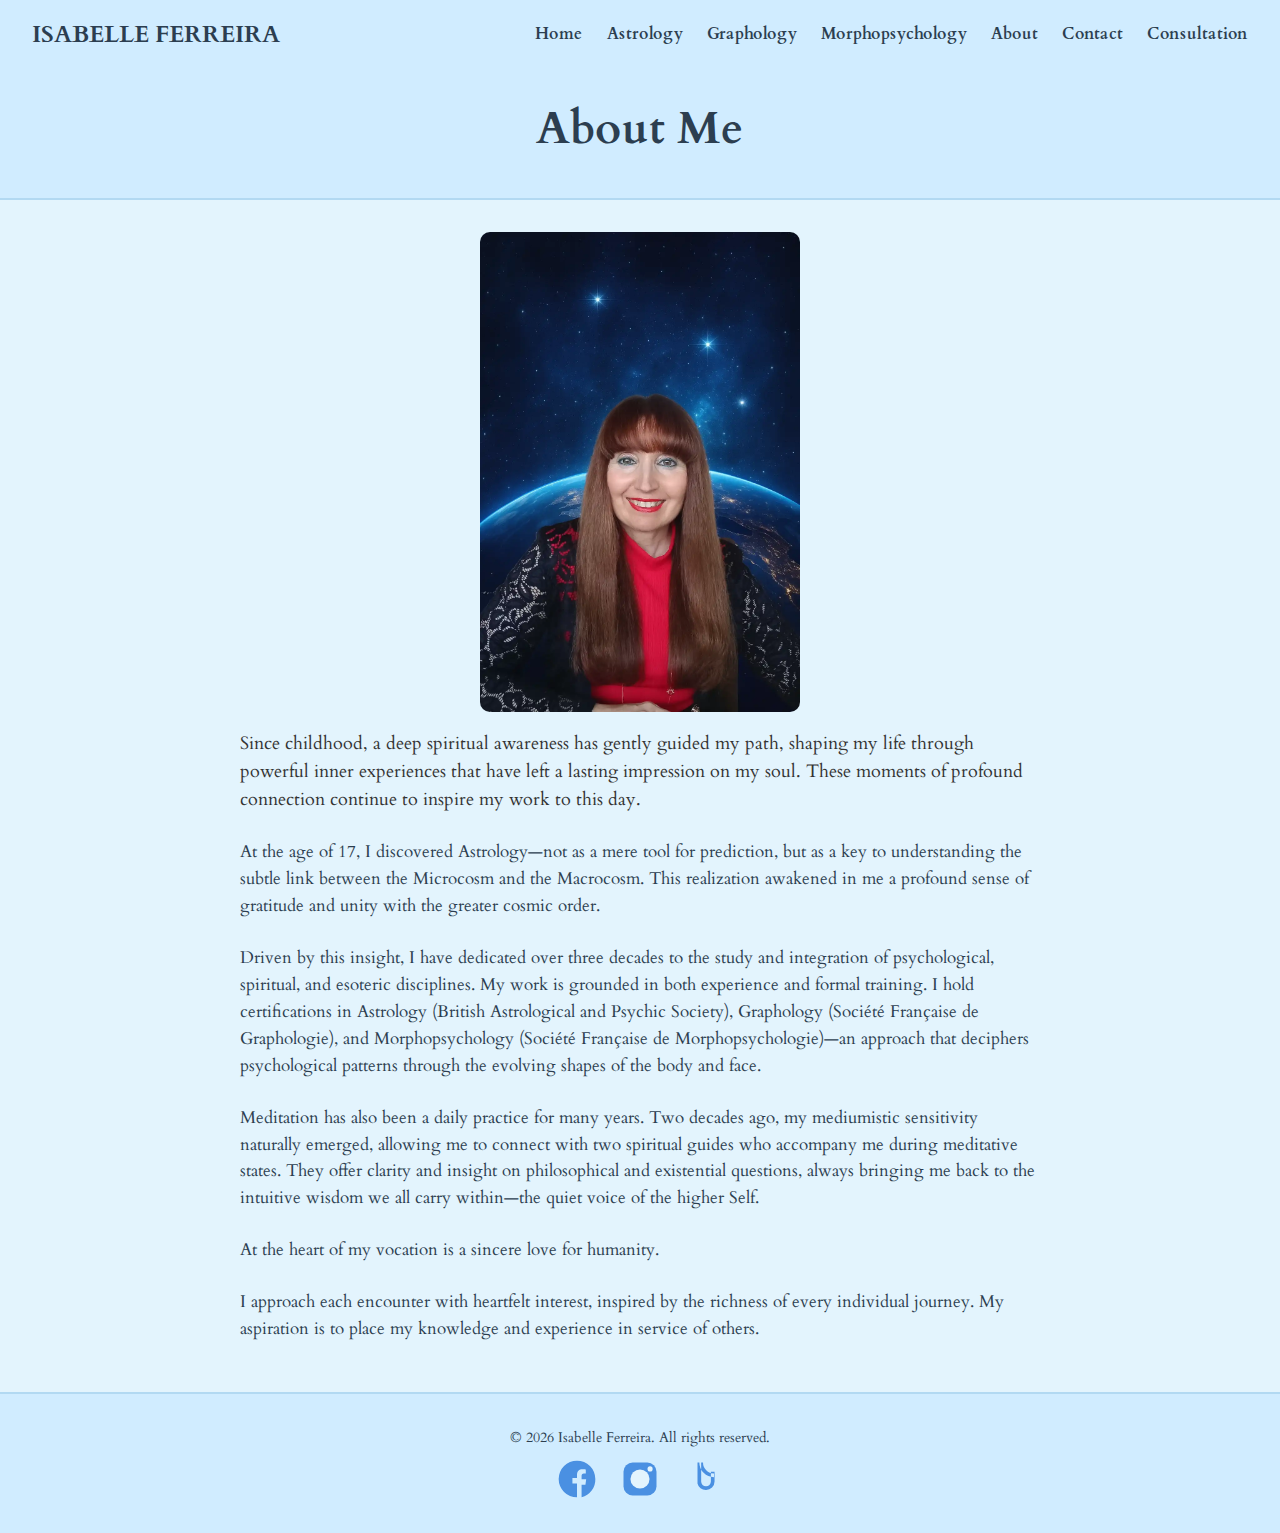
<file: about.html>
<!DOCTYPE html><html lang="en"><head><meta charset="UTF-8"><meta name="viewport" content="width=device-width,initial-scale=1"><title>About – ISABELLE FERREIRA</title><link href="https://fonts.googleapis.com/css2?family=Cardo:ital,wght@0,400;0,700;1,400&display=swap" rel="stylesheet"><link rel="stylesheet" href="styles.css"></head><body><header><nav class="responsive-menu"><div class="logo">ISABELLE FERREIRA</div><input type="checkbox" id="menu-toggle"> <label for="menu-toggle" class="menu-icon">&#9776;</label><ul class="menu"><li><a href="home.html">Home</a></li><li><a href="astrology.html">Astrology</a></li><li><a href="graphology.html">Graphology</a></li><li><a href="morphopsychology.html">Morphopsychology</a></li><li><a href="about.html">About</a></li><li><a href="contact.html">Contact</a></li><li><a href="consultation.html">Consultation</a></li></ul></nav><div class="hero-header"><h1>About Me</h1></div></header><main class="page-main"><img src="IsabelleAbout.webp" alt="Portrait of Isabelle Ferreira" class="about-portrait"><p class="lead">Since childhood, a deep spiritual awareness has gently guided my path, shaping my life through powerful inner experiences that have left a lasting impression on my soul. These moments of profound connection continue to inspire my work to this day.</p><p>At the age of 17, I discovered Astrology—not as a mere tool for prediction, but as a key to understanding the subtle link between the Microcosm and the Macrocosm. This realization awakened in me a profound sense of gratitude and unity with the greater cosmic order.</p><p>Driven by this insight, I have dedicated over three decades to the study and integration of psychological, spiritual, and esoteric disciplines. My work is grounded in both experience and formal training. I hold certifications in Astrology (British Astrological and Psychic Society), Graphology (Société Française de Graphologie), and Morphopsychology (Société Française de Morphopsychologie)—an approach that deciphers psychological patterns through the evolving shapes of the body and face.</p><p>Meditation has also been a daily practice for many years. Two decades ago, my mediumistic sensitivity naturally emerged, allowing me to connect with two spiritual guides who accompany me during meditative states. They offer clarity and insight on philosophical and existential questions, always bringing me back to the intuitive wisdom we all carry within—the quiet voice of the higher Self.</p><p>At the heart of my vocation is a sincere love for humanity.</p><p>I approach each encounter with heartfelt interest, inspired by the richness of every individual journey. My aspiration is to place my knowledge and experience in service of others.</p></main></body><footer class="site-footer"><div class="footer-content"><p>© <span id="year"></span> Isabelle Ferreira. All rights reserved.</p><div class="social-links"><a href="https://facebook.com" class="social-link" target="_blank" aria-label="Facebook"><svg class="icon" viewBox="0 0 24 24"><path d="M22 12A10 10 0 1 0 12 22V14.5H9.5v-3H12V9.8c0-2 1.1-3.1 3-3.1.9 0 1.8.1 1.8.1v2.2h-1c-1 0-1.3.6-1.3 1.3v1.9H17l-.4 3H14.5V22A10 10 0 0 0 22 12Z"/></svg> </a><a href="https://instagram.com" class="social-link" target="_blank" aria-label="Instagram"><svg class="icon" viewBox="0 0 24 24"><rect x="3" y="3" width="18" height="18" rx="5" ry="5"/><circle cx="12" cy="12" r="5.2" fill="#e3f4fd"/><circle cx="17.5" cy="6.5" r="1.4" fill="#e3f4fd"/></svg> </a><a href="https://tiktok.com" class="social-link" target="_blank" aria-label="TikTok"><svg class="icon" viewBox="0 0 24 24"><path d="M9 3h3a6 6 0 0 0 6 6v2a8 8 0 0 1-8-8H9v11.4A4.6 4.6 0 0 0 13.6 18 4.6 4.6 0 0 0 18.3 13.4V8h-2v5.4A2.6 2.6 0 0 1 13.6 16 2.6 2.6 0 0 1 11 13.4V3Z"/></svg></a></div></div></footer><script>document.getElementById("year").textContent=(new Date).getFullYear()</script></html>
</file>
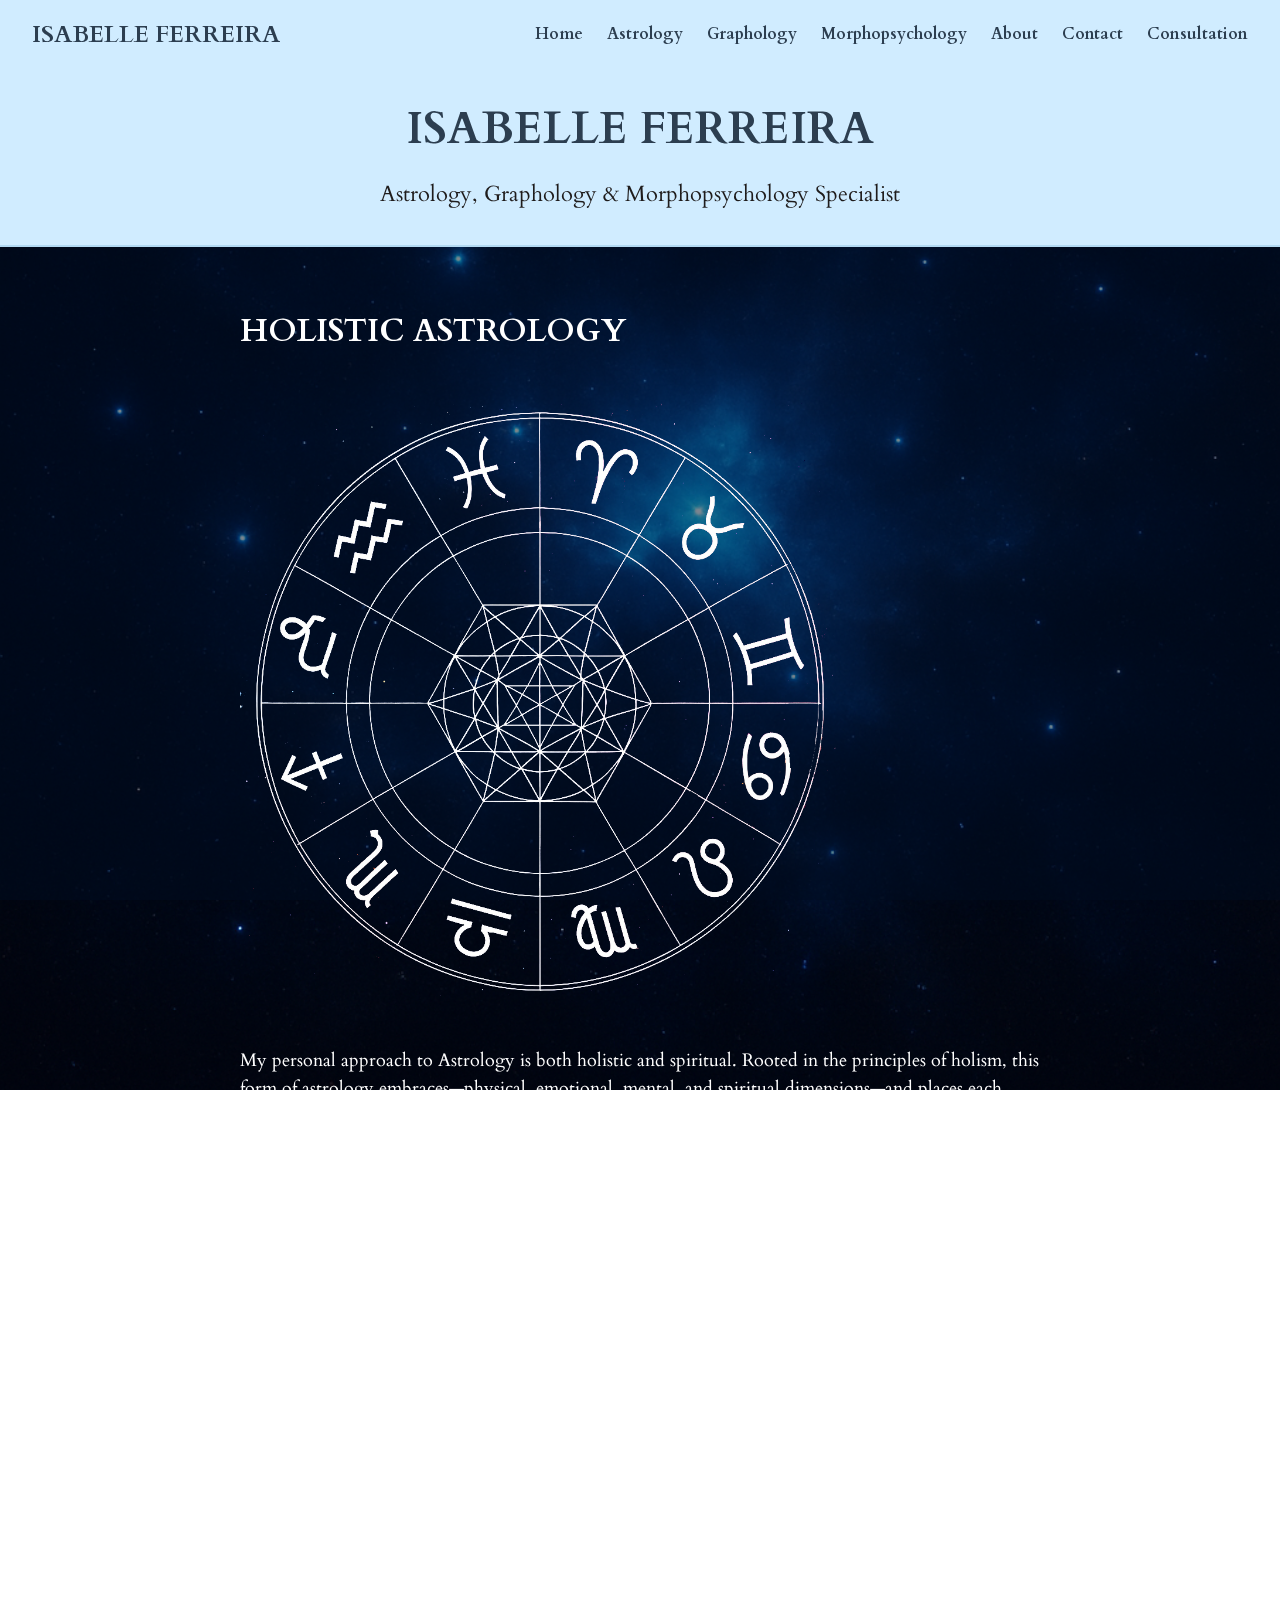
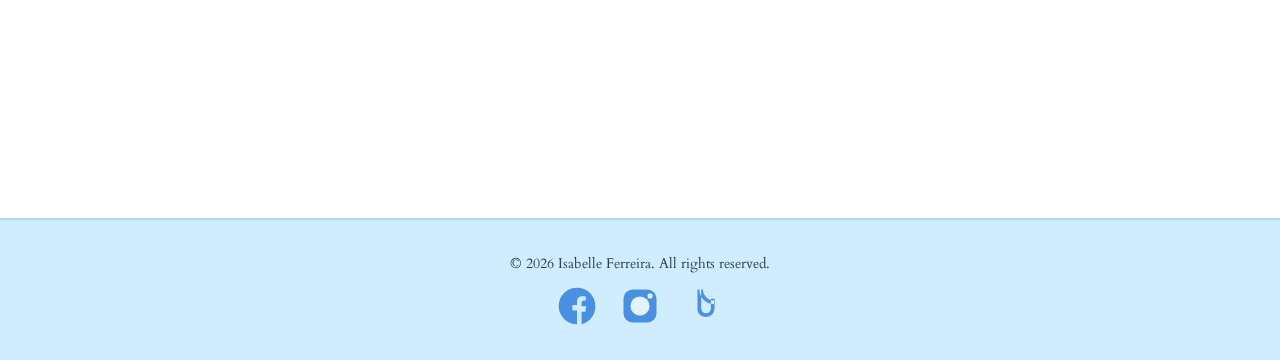
<file: astrology.html>
<!DOCTYPE html><html lang="en"><head><meta charset="UTF-8"><meta name="viewport" content="width=device-width,initial-scale=1"><title>Astrology – ISABELLE FERREIRA</title><link href="https://fonts.googleapis.com/css2?family=Cardo:ital,wght@0,400;0,700;1,400&display=swap" rel="stylesheet"><link rel="stylesheet" href="styles.css"></head><body class="astrology-page"><header><nav class="responsive-menu"><div class="logo">ISABELLE FERREIRA</div><input type="checkbox" id="menu-toggle"> <label for="menu-toggle" class="menu-icon">&#9776;</label><ul class="menu"><li><a href="index.html">Home</a></li><li><a href="astrology.html">Astrology</a></li><li><a href="graphology.html">Graphology</a></li><li><a href="morphopsychology.html">Morphopsychology</a></li><li><a href="about.html">About</a></li><li><a href="contact.html">Contact</a></li><li><a href="consultation.html">Consultation</a></li></ul></nav><div class="hero-header"><h1>ISABELLE FERREIRA</h1><h2>Astrology, Graphology & Morphopsychology Specialist</h2></div></header><main class="page-main"><h2 class="page-title">HOLISTIC ASTROLOGY</h2><img src="astrologyT.png" alt="Astrology Chart" class="page-image"><p class="lead">My personal approach to Astrology is both holistic and spiritual. Rooted in the principles of holism, this form of astrology embraces—physical, emotional, mental, and spiritual dimensions—and places each individual at the centre of their own evolutionary journey. In a world constantly searching for meaning, holistic astrology invites us to turn inward, to reconnect with ourselves through the rhythms of the sky and the cycles of life. Far from offering ready-made answers, it unfolds as a symbolic language illuminating the depths of the soul, beyond stereotypes and simplistic predictions.</p><p class="lead">Astrology and holism share a common vision of the universe as an interconnected system, where each part mirrors the greater whole, and where no element can be fully understood in isolation from the larger web to which it belongs.</p><p>Each natal chart is a living mandala that reveals an individual’s potential, strengths, tensions, and pathways to growth. I see each human being as a complete and evolving whole. in resonance with the great celestial cycles. From this expanded perspective, I invite you to discover that astrology is not merely descriptive, but a powerful practice of self-inquiry and personal development — one that resonates with holistic principles and invites us to integrate the various dimensions of our being in pursuit of harmony and wholeness. In doing so, we become active participants in our evolution, capable of transcending conditioning and fully exploring our unique potential.</p><p>Holistic astrology’s purpose is not only to predict events, but to help us welcome them, understand their deeper meaning, and navigate them consciously along our life path. It shines a light on our inner resources, aptitudes, and innate strengths, supporting us at each stage of our personal journey. Whether experiences and encounters are perceived as challenging or enriching, what truly matters is our ability to learn from them and integrate their lessons to grow and thrive.</p><p>This is a path of clarity and inner reconciliation — an invitation to live with greater purpose, inner fullness and alignment.</p></main></body><footer class="site-footer"><div class="footer-content"><p>© <span id="year"></span> Isabelle Ferreira. All rights reserved.</p><div class="social-links"><a href="https://facebook.com" class="social-link" target="_blank" aria-label="Facebook"><svg class="icon" viewBox="0 0 24 24"><path d="M22 12A10 10 0 1 0 12 22V14.5H9.5v-3H12V9.8c0-2 1.1-3.1 3-3.1.9 0 1.8.1 1.8.1v2.2h-1c-1 0-1.3.6-1.3 1.3v1.9H17l-.4 3H14.5V22A10 10 0 0 0 22 12Z"/></svg> </a><a href="https://instagram.com" class="social-link" target="_blank" aria-label="Instagram"><svg class="icon" viewBox="0 0 24 24"><rect x="3" y="3" width="18" height="18" rx="5" ry="5"/><circle cx="12" cy="12" r="5.2" fill="#e3f4fd"/><circle cx="17.5" cy="6.5" r="1.4" fill="#e3f4fd"/></svg> </a><a href="https://tiktok.com" class="social-link" target="_blank" aria-label="TikTok"><svg class="icon" viewBox="0 0 24 24"><path d="M9 3h3a6 6 0 0 0 6 6v2a8 8 0 0 1-8-8H9v11.4A4.6 4.6 0 0 0 13.6 18 4.6 4.6 0 0 0 18.3 13.4V8h-2v5.4A2.6 2.6 0 0 1 13.6 16 2.6 2.6 0 0 1 11 13.4V3Z"/></svg></a></div></div></footer><script>document.getElementById("year").textContent=(new Date).getFullYear()</script></html>
</file>
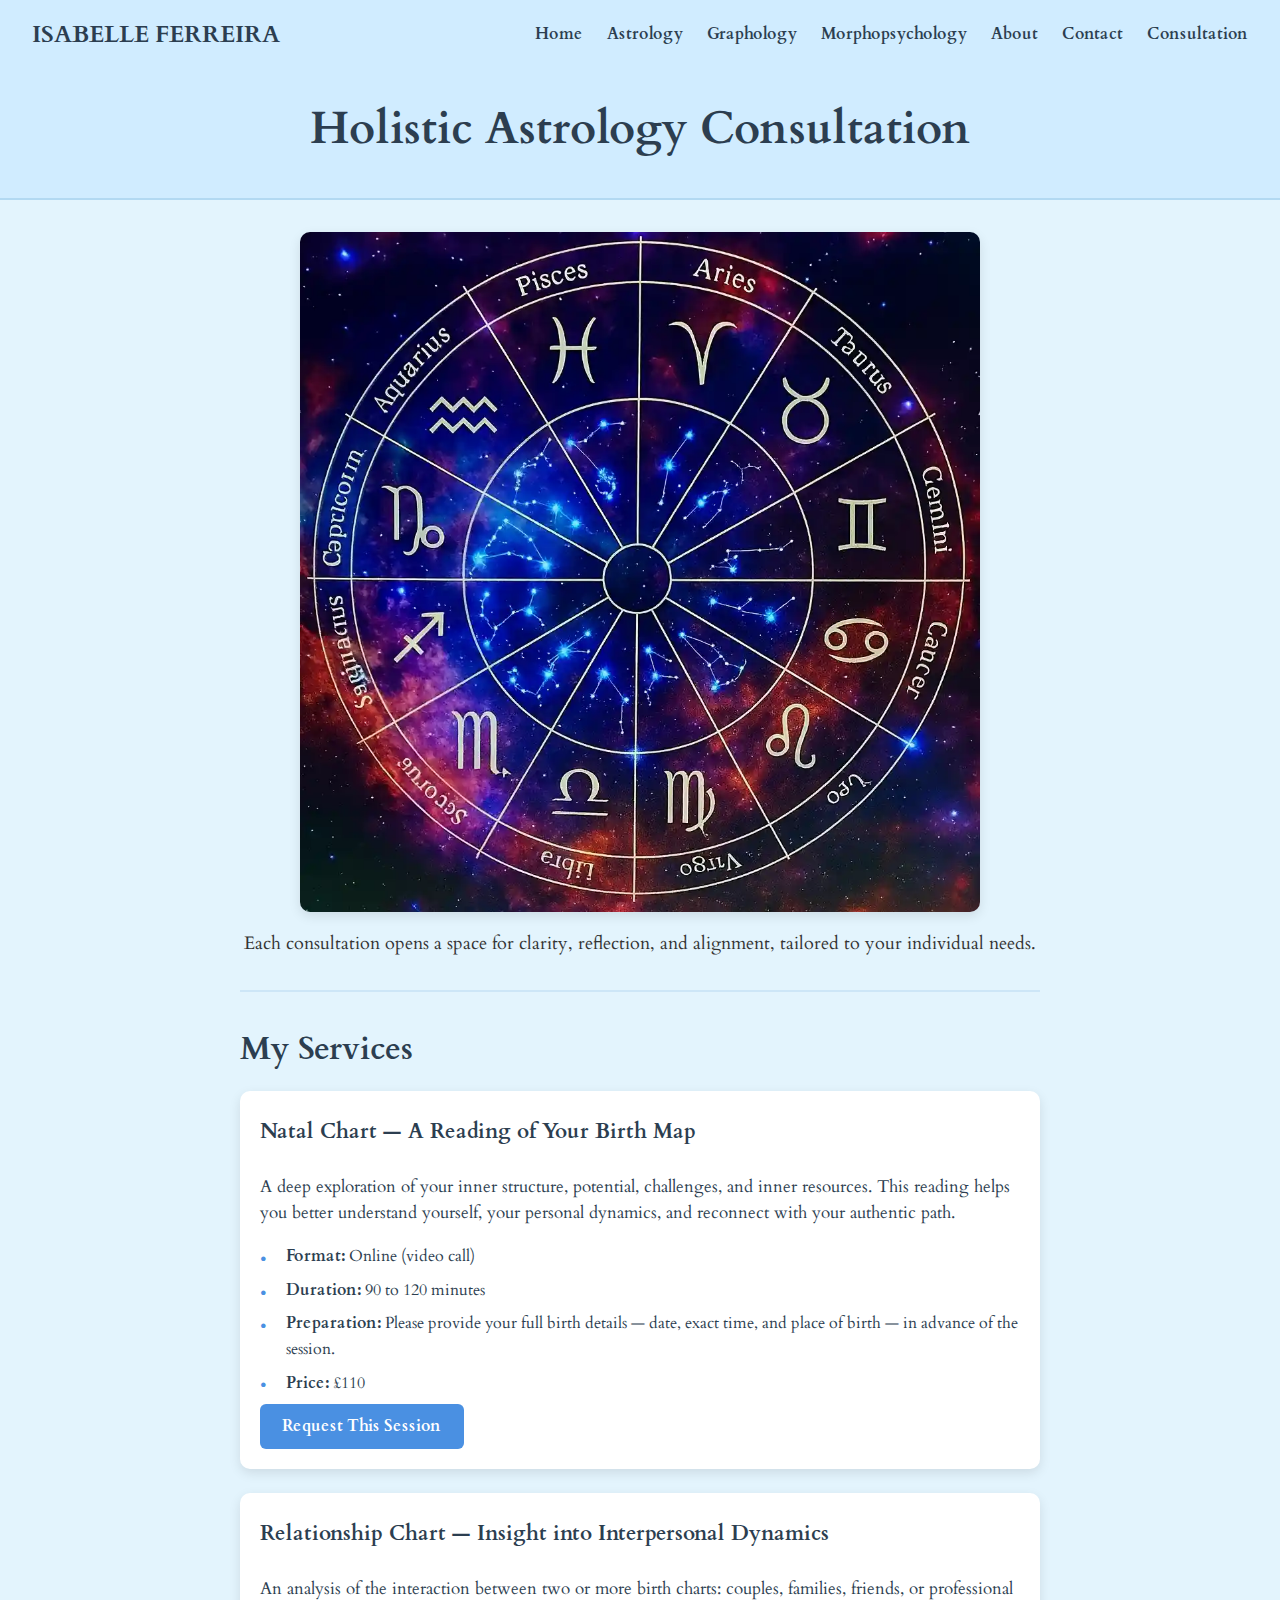
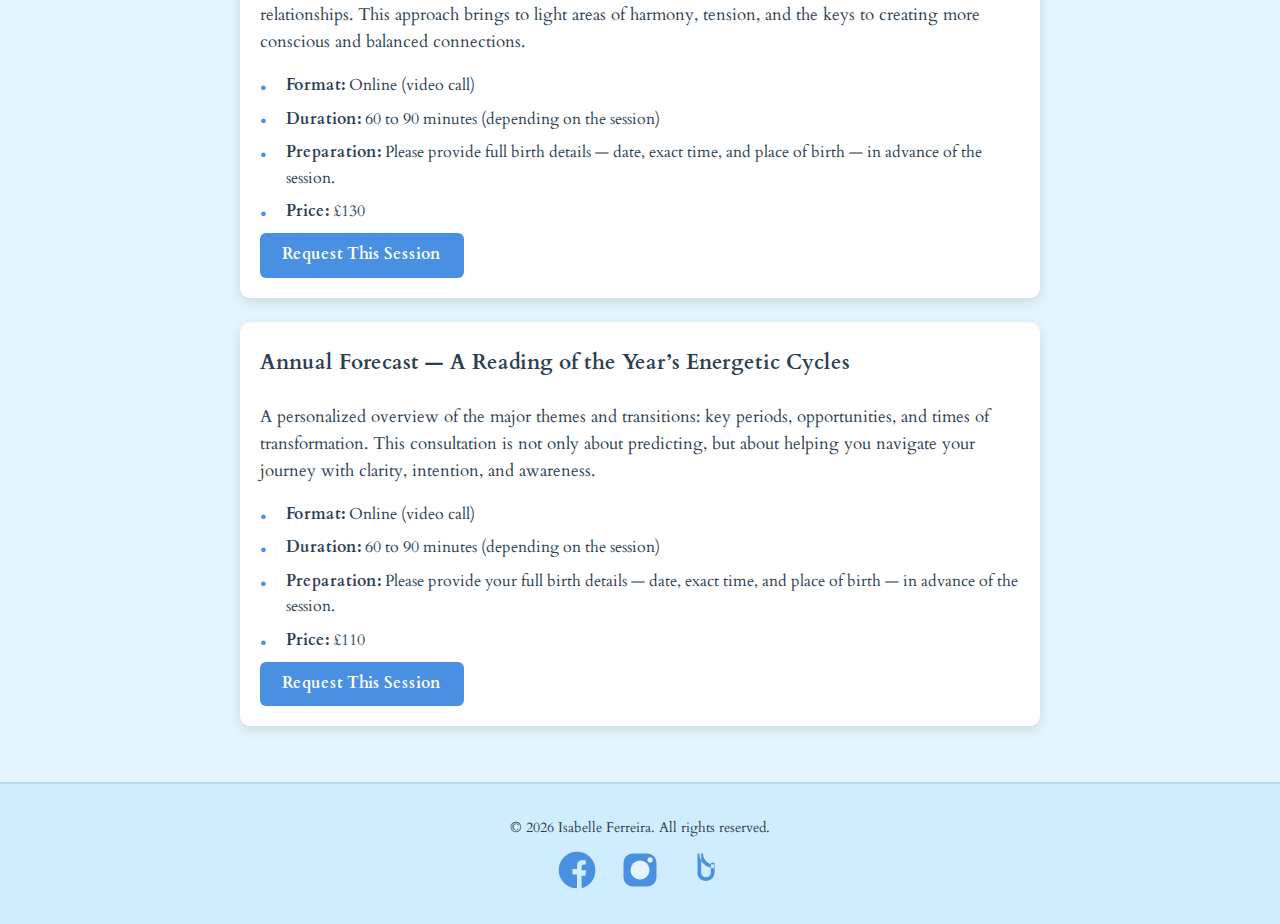
<file: astrologyconsultation.html>
<!DOCTYPE html><html lang="en"><head><meta charset="UTF-8"><meta name="viewport" content="width=device-width,initial-scale=1"><title>Astrology Consultations – ISABELLE FERREIRA</title><link href="https://fonts.googleapis.com/css2?family=Cardo:ital,wght@0,400;0,700;1,400&display=swap" rel="stylesheet"><link rel="stylesheet" href="styles.css"></head><body><header><nav class="responsive-menu"><div class="logo">ISABELLE FERREIRA</div><input type="checkbox" id="menu-toggle"> <label for="menu-toggle" class="menu-icon">&#9776;</label><ul class="menu"><li><a href="index.html">Home</a></li><li><a href="astrology.html">Astrology</a></li><li><a href="graphology.html">Graphology</a></li><li><a href="morphopsychology.html">Morphopsychology</a></li><li><a href="about.html">About</a></li><li><a href="contact.html">Contact</a></li><li><a href="consultation.html">Consultation</a></li></ul></nav><div class="hero-header"><h1>Holistic Astrology Consultation</h1></div></header><main class="page-main"><div class="consult-hero"><img src="astrology2.webp" alt="Zodiac wheel" class="consult-hero-image"><p class="lead">Each consultation opens a space for clarity, reflection, and alignment, tailored to your individual needs.</p></div><hr class="consult-divider" aria-hidden="true"><h2 class="page-title">My Services</h2><article class="consult-item"><h3 class="consult-item-title">Natal Chart — A Reading of Your Birth Map</h3><p>A deep exploration of your inner structure, potential, challenges, and inner resources. This reading helps you better understand yourself, your personal dynamics, and reconnect with your authentic path.</p><ul class="consult-meta"><li><strong>Format:</strong> Online (video call)</li><li><strong>Duration:</strong> 90 to 120 minutes</li><li><strong>Preparation:</strong> Please provide your full birth details — date, exact time, and place of birth — in advance of the session.</li><li><strong>Price:</strong> £110</li></ul><a href="contact.html?topic=astrology-natal" class="more-info-btn">Request This Session</a></article><article class="consult-item"><h3 class="consult-item-title">Relationship Chart — Insight into Interpersonal Dynamics</h3><p>An analysis of the interaction between two or more birth charts: couples, families, friends, or professional relationships. This approach brings to light areas of harmony, tension, and the keys to creating more conscious and balanced connections.</p><ul class="consult-meta"><li><strong>Format:</strong> Online (video call)</li><li><strong>Duration:</strong> 60 to 90 minutes (depending on the session)</li><li><strong>Preparation:</strong> Please provide full birth details — date, exact time, and place of birth — in advance of the session.</li><li><strong>Price:</strong> £130</li></ul><a href="contact.html?topic=astrology-relationship" class="more-info-btn">Request This Session</a></article><article class="consult-item"><h3 class="consult-item-title">Annual Forecast — A Reading of the Year’s Energetic Cycles</h3><p>A personalized overview of the major themes and transitions: key periods, opportunities, and times of transformation. This consultation is not only about predicting, but about helping you navigate your journey with clarity, intention, and awareness.</p><ul class="consult-meta"><li><strong>Format:</strong> Online (video call)</li><li><strong>Duration:</strong> 60 to 90 minutes (depending on the session)</li><li><strong>Preparation:</strong> Please provide your full birth details — date, exact time, and place of birth — in advance of the session.</li><li><strong>Price:</strong> £110</li></ul><a href="contact.html?topic=astrology-annual" class="more-info-btn">Request This Session</a></article></main><footer class="site-footer"><div class="footer-content"><p>© <span id="year"></span> Isabelle Ferreira. All rights reserved.</p><div class="social-links"><a href="https://facebook.com" class="social-link" target="_blank" aria-label="Facebook"><svg class="icon" viewBox="0 0 24 24"><path d="M22 12A10 10 0 1 0 12 22V14.5H9.5v-3H12V9.8c0-2 1.1-3.1 3-3.1.9 0 1.8.1 1.8.1v2.2h-1c-1 0-1.3.6-1.3 1.3v1.9H17l-.4 3H14.5V22A10 10 0 0 0 22 12Z"/></svg> </a><a href="https://instagram.com" class="social-link" target="_blank" aria-label="Instagram"><svg class="icon" viewBox="0 0 24 24"><rect x="3" y="3" width="18" height="18" rx="5" ry="5"/><circle cx="12" cy="12" r="5.2" fill="#e3f4fd"/><circle cx="17.5" cy="6.5" r="1.4" fill="#e3f4fd"/></svg> </a><a href="https://tiktok.com" class="social-link" target="_blank" aria-label="TikTok"><svg class="icon" viewBox="0 0 24 24"><path d="M9 3h3a6 6 0 0 0 6 6v2a8 8 0 0 1-8-8H9v11.4A4.6 4.6 0 0 0 13.6 18 4.6 4.6 0 0 0 18.3 13.4V8h-2v5.4A2.6 2.6 0 0 1 13.6 16 2.6 2.6 0 0 1 11 13.4V3Z"/></svg></a></div></div></footer><script>document.getElementById("year").textContent=(new Date).getFullYear()</script></body></html>
</file>
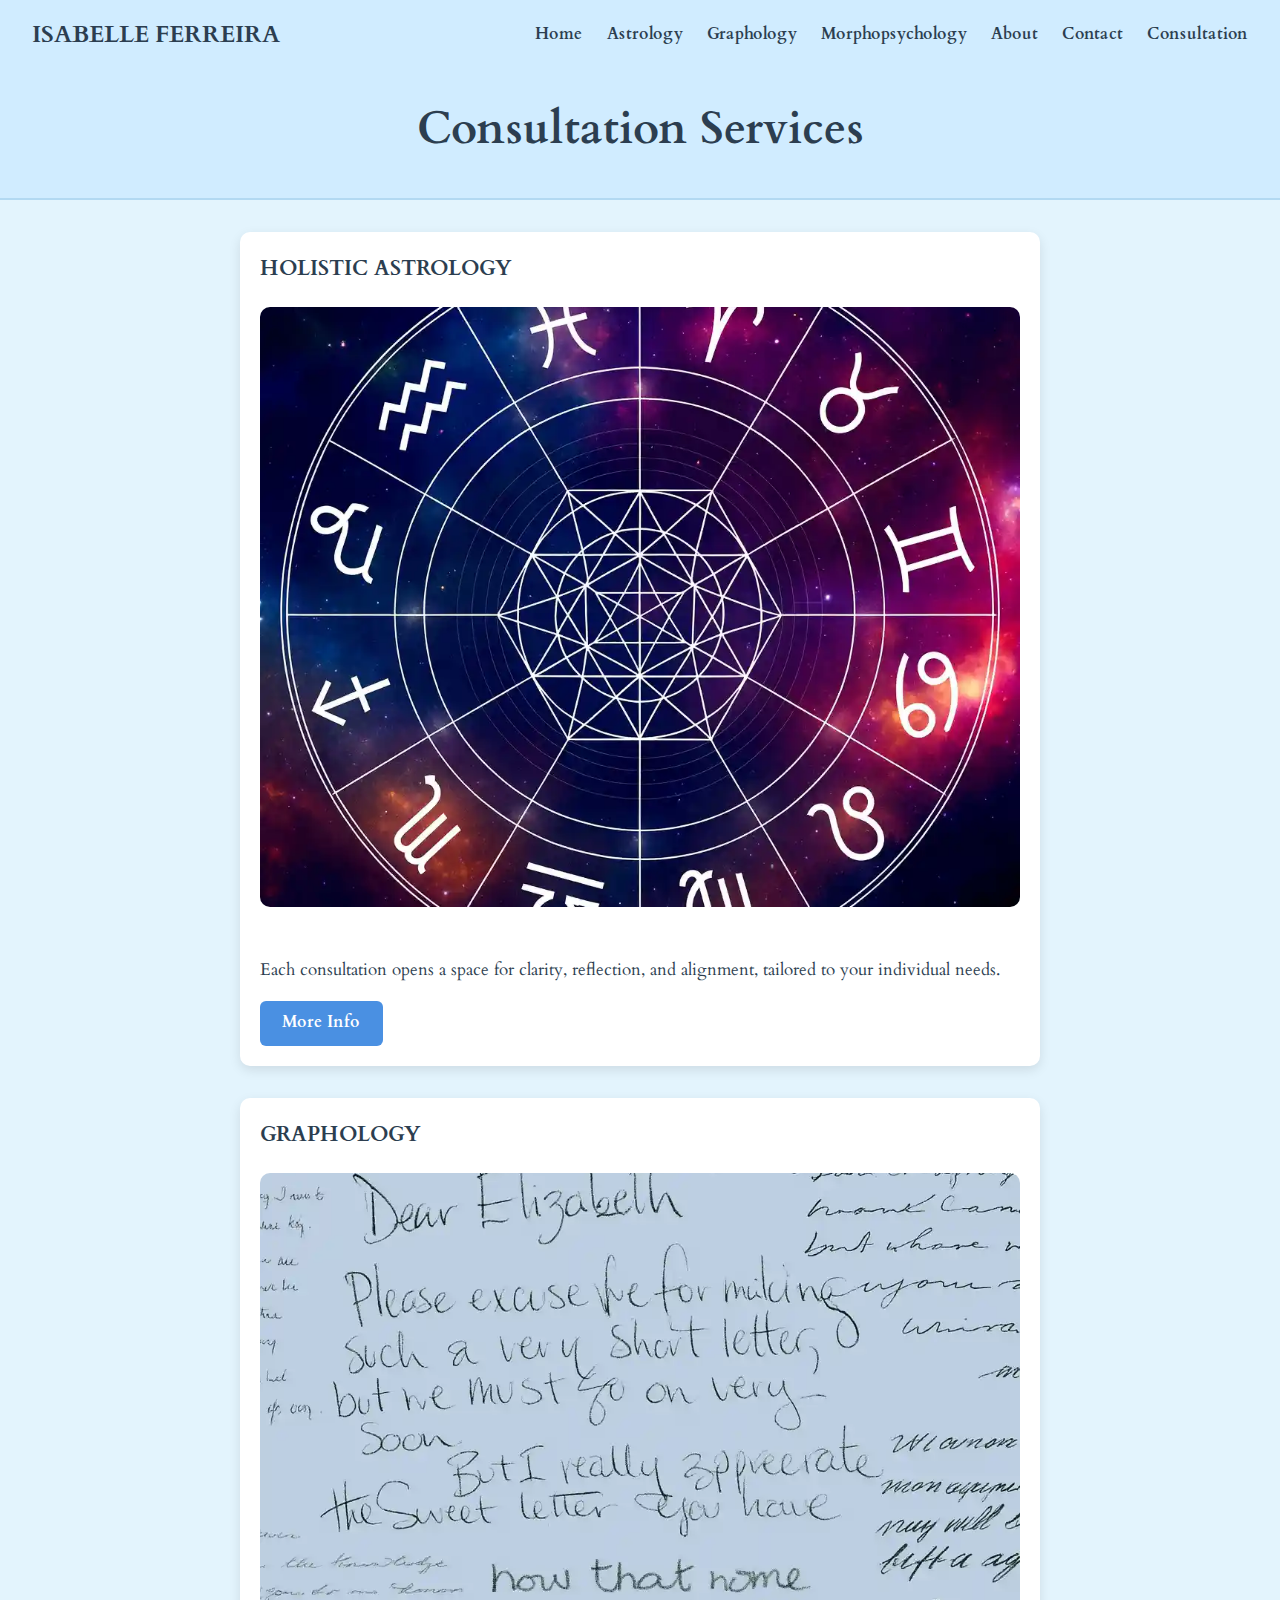
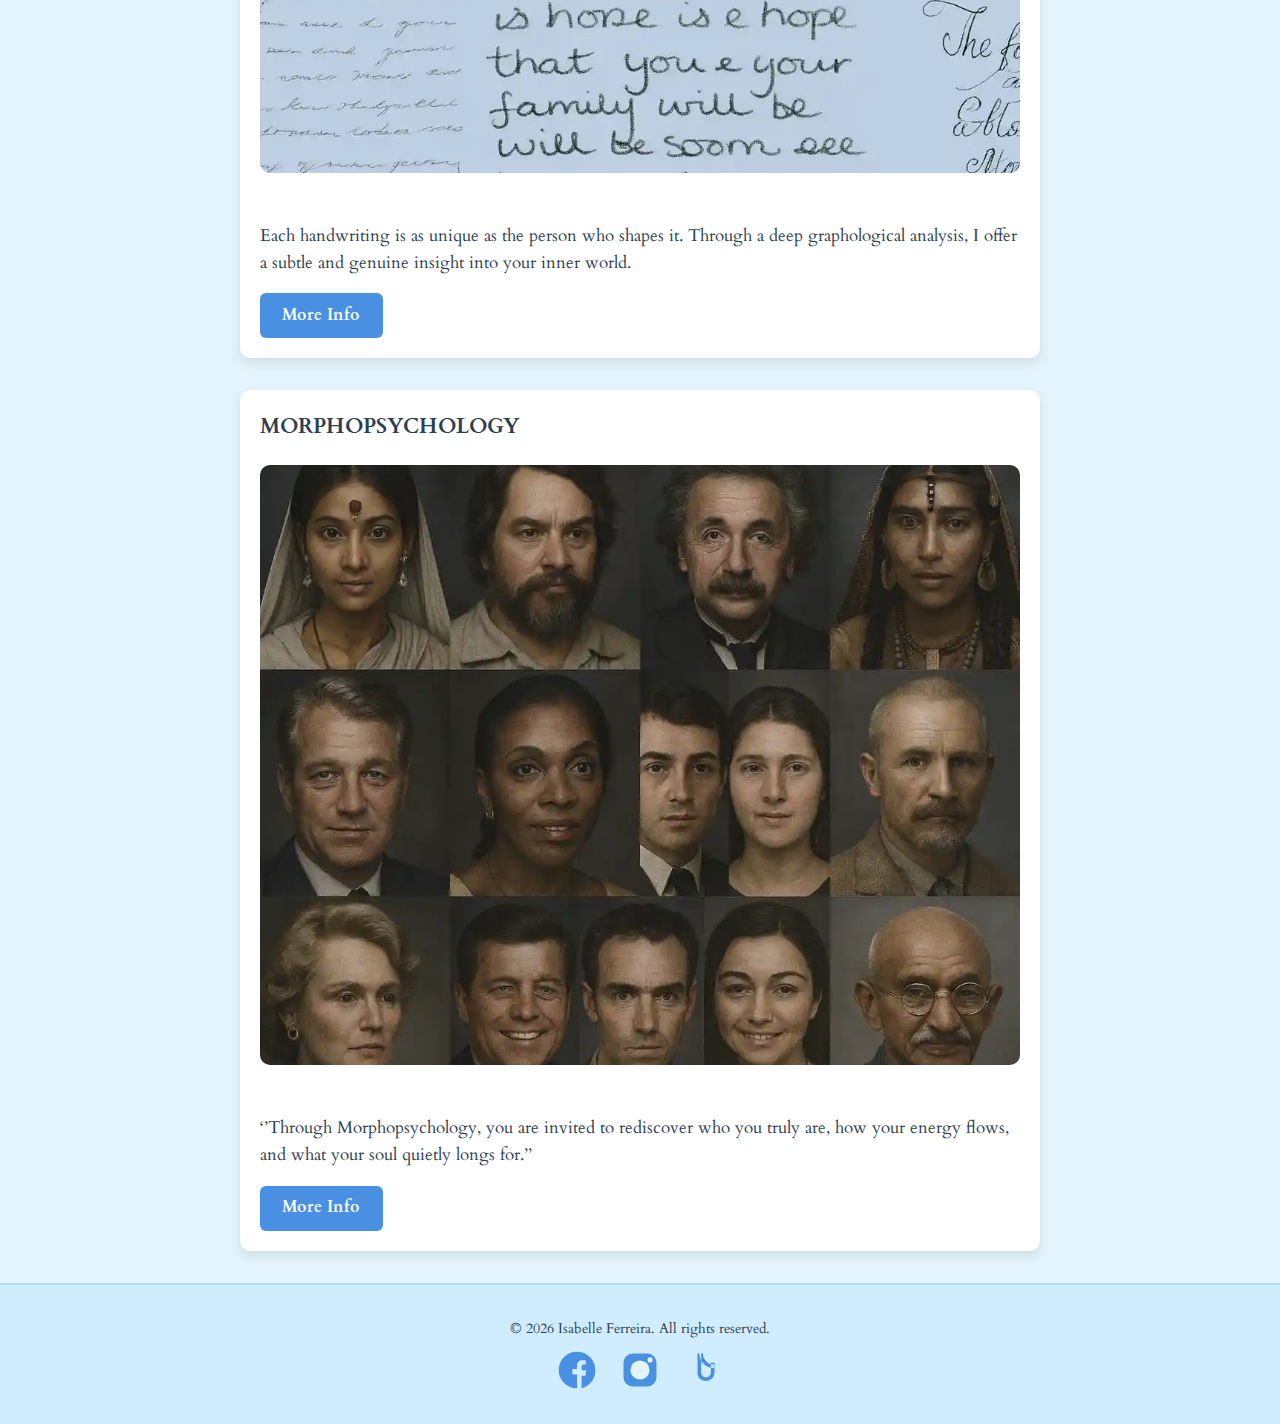
<file: consultation.html>
<!DOCTYPE html><html lang="en"><head><meta charset="UTF-8"><meta name="viewport" content="width=device-width,initial-scale=1"><title>Consultation – ISABELLE FERREIRA</title><link href="https://fonts.googleapis.com/css2?family=Cardo:ital,wght@0,400;0,700;1,400&display=swap" rel="stylesheet"><link rel="stylesheet" href="styles.css"></head><body><header><nav class="responsive-menu"><div class="logo">ISABELLE FERREIRA</div><input type="checkbox" id="menu-toggle"> <label for="menu-toggle" class="menu-icon">&#9776;</label><ul class="menu"><li><a href="home.html">Home</a></li><li><a href="astrology.html">Astrology</a></li><li><a href="graphology.html">Graphology</a></li><li><a href="morphopsychology.html">Morphopsychology</a></li><li><a href="about.html">About</a></li><li><a href="contact.html">Contact</a></li><li><a href="consultation.html">Consultation</a></li></ul></nav><div class="hero-header"><h1>Consultation Services</h1></div></header><main class="page-main"><div class="service-grid"><article class="service-card"><h2 class="service-title">HOLISTIC ASTROLOGY</h2><img src="astrology.webp" alt="Zodiac wheel" class="service-image"><p>Each consultation opens a space for clarity, reflection, and alignment, tailored to your individual needs.</p><a href="astrologyconsultation.html" class="more-info-btn">More Info</a></article><article class="service-card"><h2 class="service-title">GRAPHOLOGY</h2><img src="graphology.webp" alt="Handwriting example" class="service-image"><p>Each handwriting is as unique as the person who shapes it. Through a deep graphological analysis, I offer a subtle and genuine insight into your inner world.</p><a href="graphologyconsultation.html" class="more-info-btn">More Info</a></article><article class="service-card"><h2 class="service-title">MORPHOPSYCHOLOGY</h2><img src="morphopsychology.webp" alt="Faces and features" class="service-image"><p>‘’Through Morphopsychology, you are invited to rediscover who you truly are, how your energy flows, and what your soul quietly longs for.’’</p><a href="morphopsychologyconsultation.html" class="more-info-btn">More Info</a></article></div></main></body><footer class="site-footer"><div class="footer-content"><p>© <span id="year"></span> Isabelle Ferreira. All rights reserved.</p><div class="social-links"><a href="https://facebook.com" class="social-link" target="_blank" aria-label="Facebook"><svg class="icon" viewBox="0 0 24 24"><path d="M22 12A10 10 0 1 0 12 22V14.5H9.5v-3H12V9.8c0-2 1.1-3.1 3-3.1.9 0 1.8.1 1.8.1v2.2h-1c-1 0-1.3.6-1.3 1.3v1.9H17l-.4 3H14.5V22A10 10 0 0 0 22 12Z"/></svg> </a><a href="https://instagram.com" class="social-link" target="_blank" aria-label="Instagram"><svg class="icon" viewBox="0 0 24 24"><rect x="3" y="3" width="18" height="18" rx="5" ry="5"/><circle cx="12" cy="12" r="5.2" fill="#e3f4fd"/><circle cx="17.5" cy="6.5" r="1.4" fill="#e3f4fd"/></svg> </a><a href="https://tiktok.com" class="social-link" target="_blank" aria-label="TikTok"><svg class="icon" viewBox="0 0 24 24"><path d="M9 3h3a6 6 0 0 0 6 6v2a8 8 0 0 1-8-8H9v11.4A4.6 4.6 0 0 0 13.6 18 4.6 4.6 0 0 0 18.3 13.4V8h-2v5.4A2.6 2.6 0 0 1 13.6 16 2.6 2.6 0 0 1 11 13.4V3Z"/></svg></a></div></div></footer><script>document.getElementById("year").textContent=(new Date).getFullYear()</script></html>
</file>
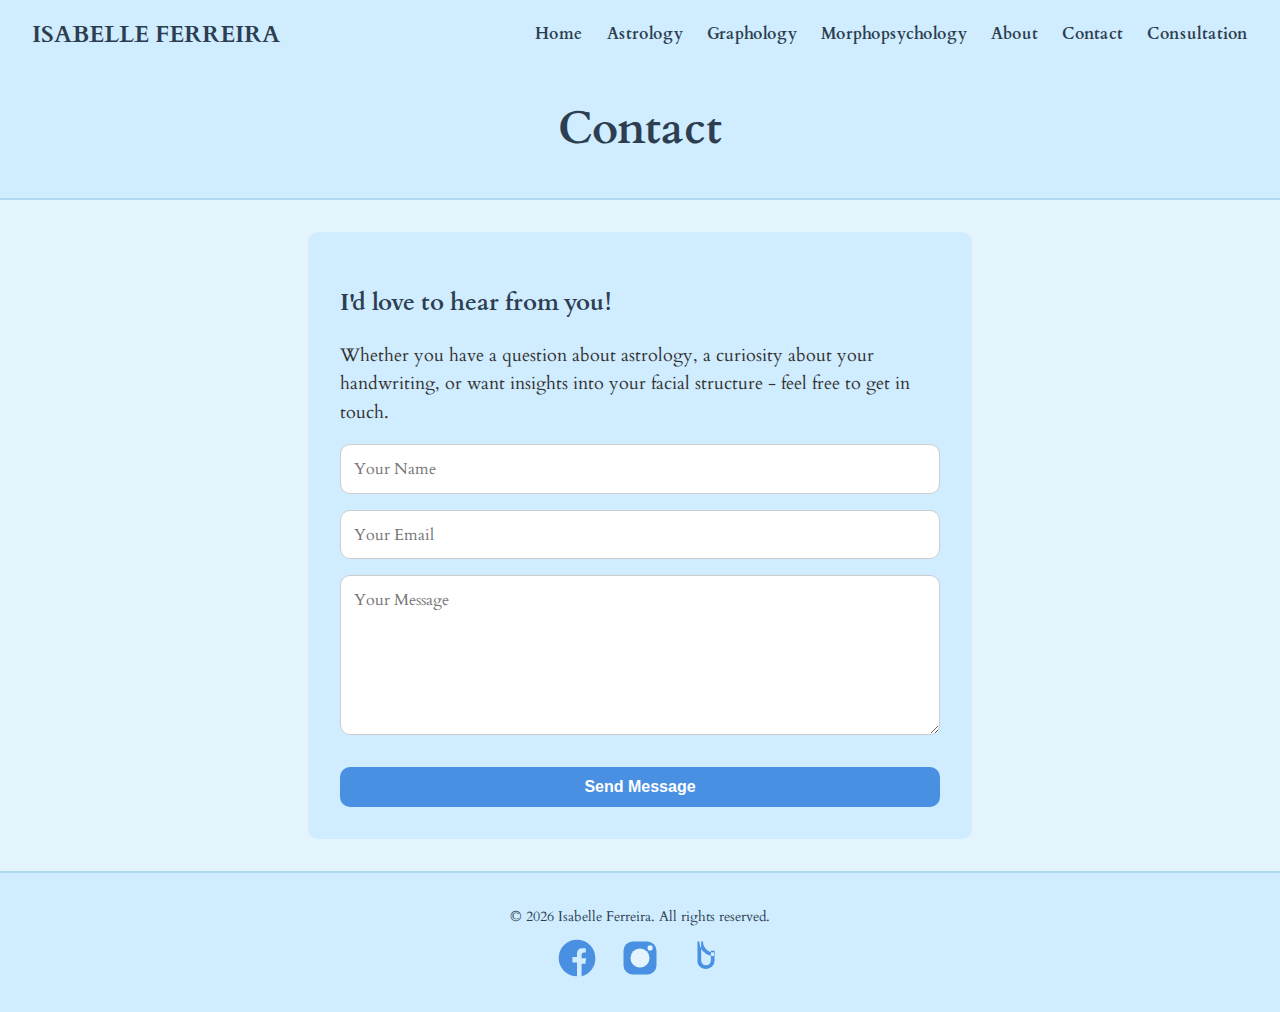
<file: contact.html>
<!DOCTYPE html>
<html lang="en">
<head>
  <meta charset="UTF-8">
  <meta name="viewport" content="width=device-width, initial-scale=1.0">
  <title>Contact – ISABELLE FERREIRA</title>
  <link href="https://fonts.googleapis.com/css2?family=Cardo:ital,wght@0,400;0,700;1,400&display=swap" rel="stylesheet">
  <link rel="stylesheet" href="styles.css">
</head>
<body>
  <header>
    <nav class="responsive-menu">
      <div class="logo">ISABELLE FERREIRA</div>
      <input type="checkbox" id="menu-toggle">
      <label for="menu-toggle" class="menu-icon">&#9776;</label>
      <ul class="menu">
        <li><a href="index.html">Home</a></li>
        <li><a href="astrology.html">Astrology</a></li>
        <li><a href="graphology.html">Graphology</a></li>
        <li><a href="morphopsychology.html">Morphopsychology</a></li>
        <li><a href="about.html">About</a></li>
        <li><a href="contact.html">Contact</a></li>
        <li><a href="consultation.html">Consultation</a></li>
      </ul>
    </nav>
    <div class="hero-header">
      <h1>Contact</h1>
    </div>
  </header>
  <main class="contact-section">
    <h2>I'd love to hear from you!</h2>
    <p class="lead">Whether you have a question about astrology, a curiosity about your handwriting, or want insights into your facial structure - feel free to get in touch.</p>

    <!-- hCaptcha script -->
    <script src="https://hcaptcha.com/1/api.js" async defer></script>

    <form id="contact-form" class="contact-form">
      <input type="text"  name="name"    placeholder="Your Name"  required>
      <input type="email" name="email"   placeholder="Your Email" required>
      <textarea name="message" rows="6"  placeholder="Your Message" required></textarea>

      <!-- hCaptcha widget (public site-key) -->
      <div class="h-captcha" data-sitekey="820a1996-48a4-475a-8a3c-7b58fcb44c7e"></div>

      <button type="submit">Send Message</button>
    </form>
  </main>
</body>
<footer class="site-footer">
  <div class="footer-content">
    <p>© <span id="year"></span> Isabelle Ferreira. All rights reserved.</p>
    <div class="social-links">
      <!-- Facebook -->
      <a href="https://facebook.com" class="social-link" target="_blank" aria-label="Facebook">
        <svg class="icon" viewBox="0 0 24 24">
          <path d="M22 12A10 10 0 1 0 12 22V14.5H9.5v-3H12V9.8c0-2 1.1-3.1 3-3.1.9 0 1.8.1 1.8.1v2.2h-1c-1 0-1.3.6-1.3 1.3v1.9H17l-.4 3H14.5V22A10 10 0 0 0 22 12Z"/>
        </svg>
      </a>
      <!-- Instagram -->
      <a href="https://instagram.com" class="social-link" target="_blank" aria-label="Instagram">
        <svg class="icon" viewBox="0 0 24 24">
          <rect x="3" y="3" width="18" height="18" rx="5" ry="5"/>
          <circle cx="12" cy="12" r="5.2" fill="#e3f4fd"/>
          <circle cx="17.5" cy="6.5" r="1.4" fill="#e3f4fd"/>
        </svg>
      </a>
      <!-- TikTok -->
      <a href="https://tiktok.com" class="social-link" target="_blank" aria-label="TikTok">
        <svg class="icon" viewBox="0 0 24 24">
          <path d="M9 3h3a6 6 0 0 0 6 6v2a8 8 0 0 1-8-8H9v11.4A4.6 4.6 0 0 0 13.6 18 4.6 4.6 0 0 0 18.3 13.4V8h-2v5.4A2.6 2.6 0 0 1 13.6 16 2.6 2.6 0 0 1 11 13.4V3Z"/>
        </svg>
      </a>
    </div>
  </div>
</footer>

<script>
  // Update footer year automatically
  document.getElementById('year').textContent = new Date().getFullYear();

  // contact form
  document.querySelector('.contact-form').addEventListener('submit', async e => {
    e.preventDefault();

    // ① Get the hCaptcha token and require it
    const token = (window.hcaptcha && hcaptcha.getResponse()) || '';
    if (!token) {
      alert('Please complete the captcha first.');
      return;
    }

    const fd = new FormData(e.target);
    fd.append('guid', '61f4f2be-3e3e-42d0-a3c5-9b9d88d2c123');   // Isabelle’s GUID
    // ② Ensure the token is sent with the expected field name
    fd.set('h-captcha-response', token);

    try {
      const res = await fetch(
        'https://contactformemailsend.azurewebsites.net/api/SubmitContactForm?code=ycdc8-GqA-dgua4EQl7XdteNVNGbzr-ajKXj7sI0CveFAzFutK33dQ==',
        { method: 'POST', body: fd }
      );

      const text = await res.text().catch(() => '');

      alert(res.ok ? 'Thanks – message sent!' :
        (/captcha/i.test(text) ? 'Captcha verification failed — please try again.' : 'Error — please try again.')
      );

      if (res.ok) {
        e.target.reset();
        if (window.hcaptcha) hcaptcha.reset(); // reset the widget for the next submit
      } else {
        if (window.hcaptcha) hcaptcha.reset(); // get a fresh token after a failed attempt
        console.error('SubmitContactForm error:', res.status, text);
      }
    } catch (err) {
      console.error(err);
      alert('Network error — please try again.');
    }
  });
</script>
</html>
</file>
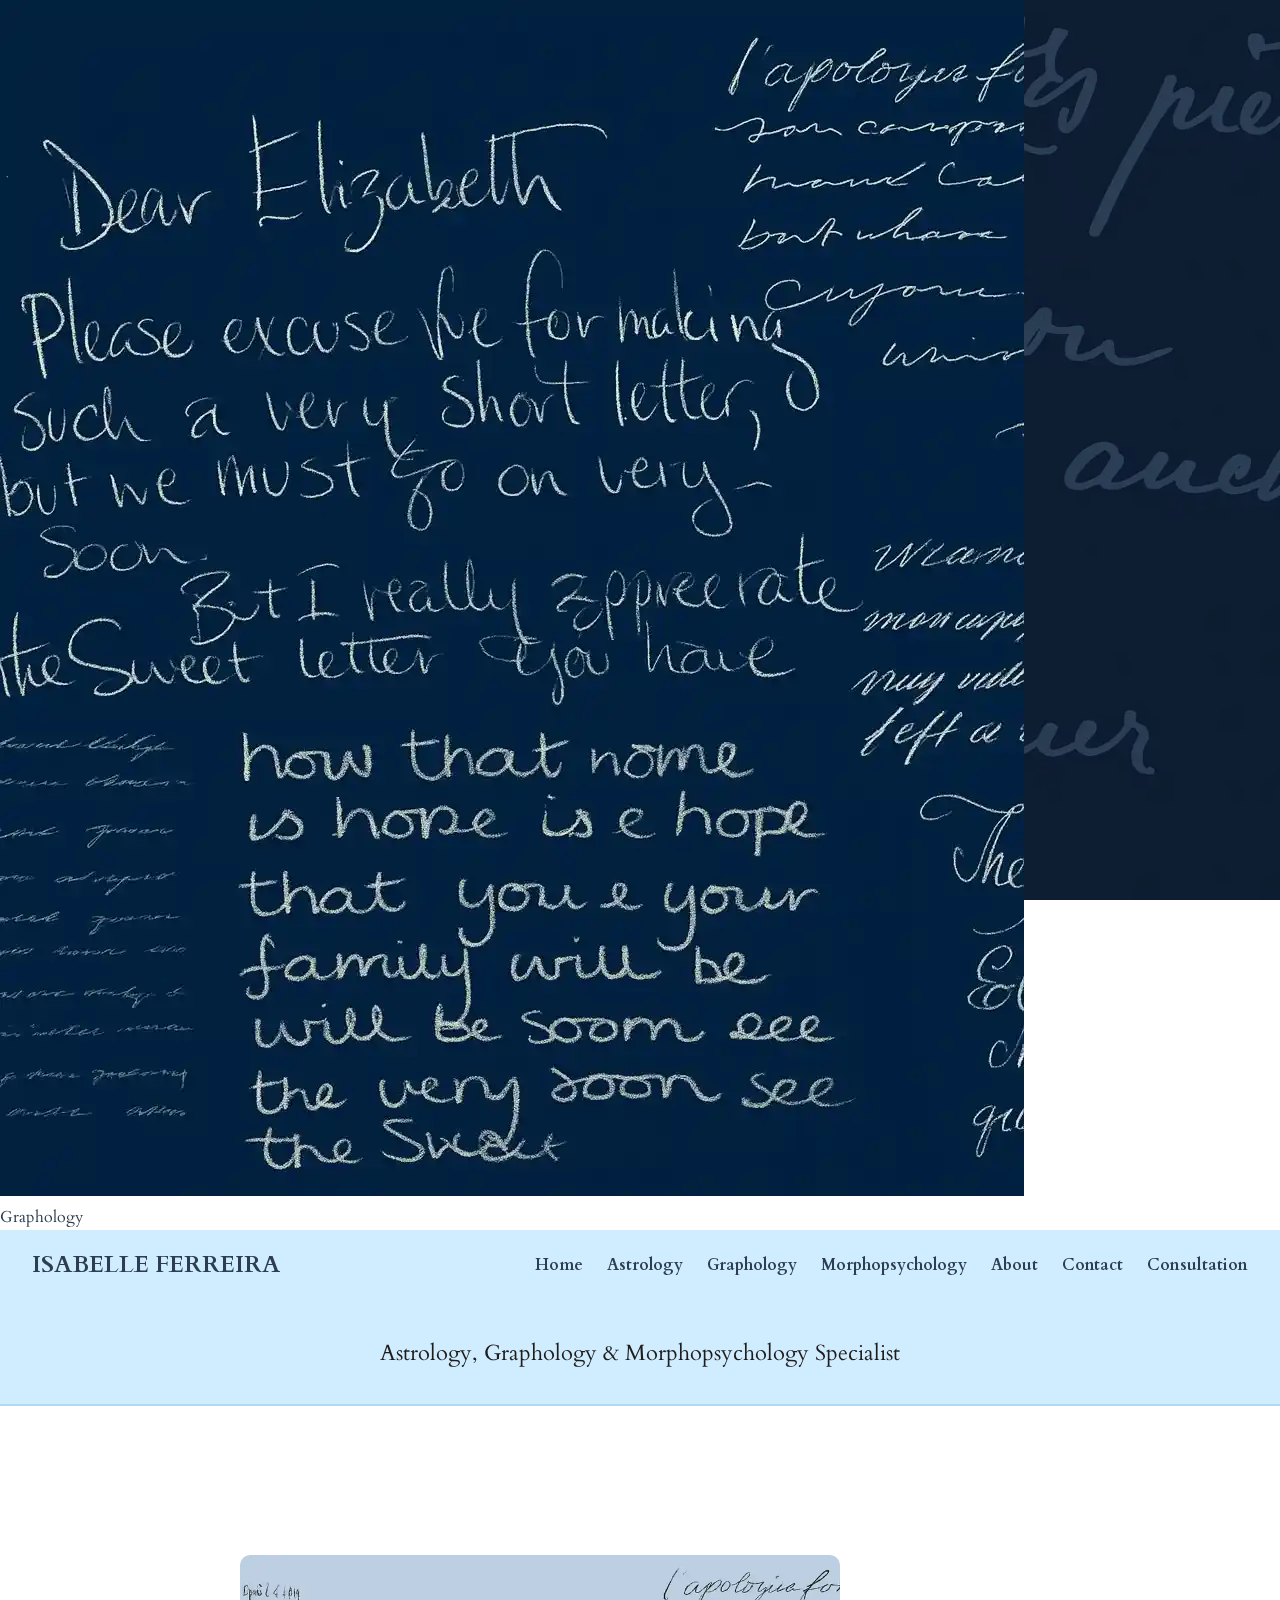
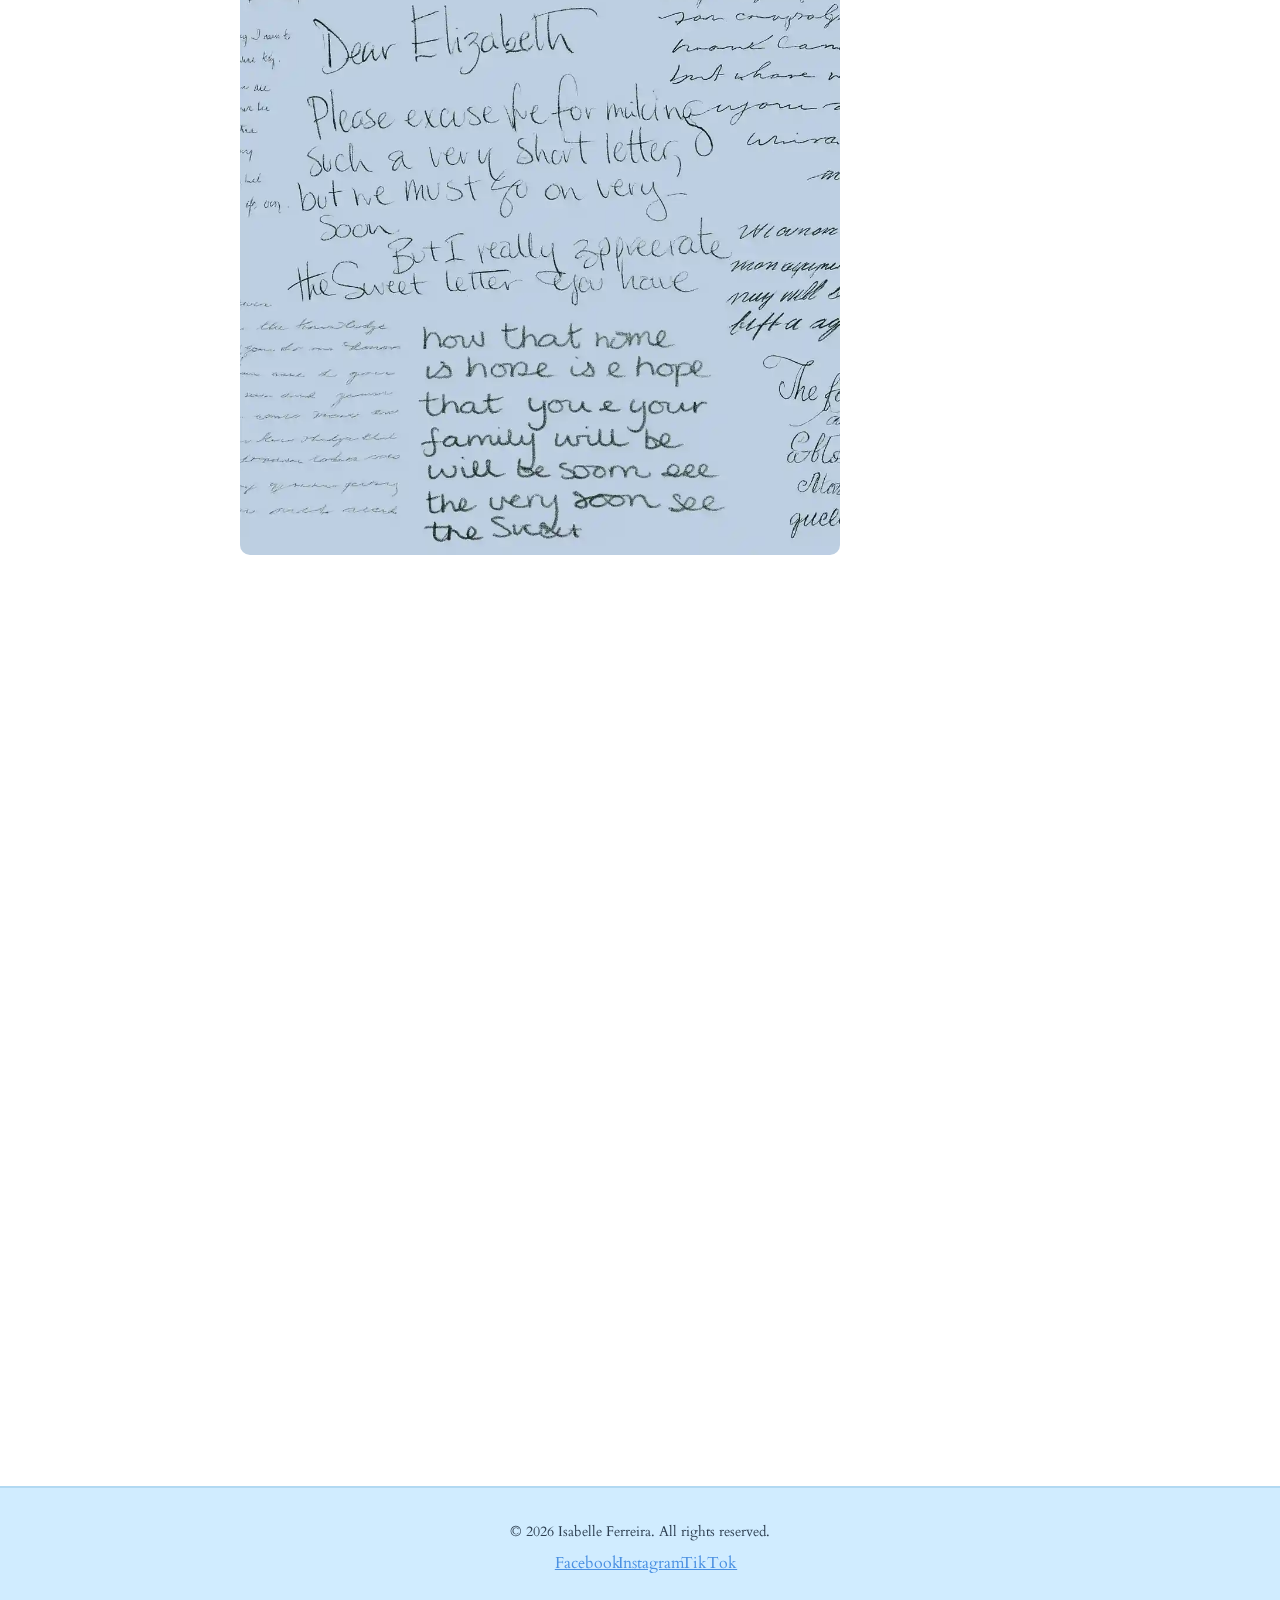
<file: graphology.html>
<!DOCTYPE html><html lang="en"><head><meta charset="UTF-8"><meta name="viewport" content="width=device-width,initial-scale=1"><meta name="description" content="Holistic astrology, graphology, and morphopsychology consultations with Isabelle Ferreira for insight and guidance."><title>Graphology – ISABELLE FERREIRA</title><link href="https://fonts.googleapis.com/css2?family=Cardo:ital,wght@0,400;0,700;1,400&display=swap" rel="stylesheet"><link rel="stylesheet" href="styles.css"></head><body class="graphology-page"><div class="loading-sequence" id="loading-sequence" aria-hidden="true"><img id="loading-image" src="graphologyV.webp" alt=""><div class="loading-title" id="loading-title" aria-hidden="true">Graphology</div></div><header><nav class="responsive-menu"><div class="logo"><a href="index.html">ISABELLE FERREIRA</a></div><input type="checkbox" id="menu-toggle"> <label for="menu-toggle" class="menu-icon" aria-label="Toggle menu"><span></span><span></span><span></span></label><ul class="menu"><li><a href="index.html">Home</a></li><li><a href="astrology.html">Astrology</a></li><li><a href="graphology.html">Graphology</a></li><li><a href="morphopsychology.html">Morphopsychology</a></li><li><a href="about.html">About</a></li><li><a href="contact.html">Contact</a></li><li><a href="consultation.html">Consultation</a></li></ul></nav><div class="hero-header"><h2>Astrology, Graphology & Morphopsychology Specialist</h2></div></header><main class="page-main"><h2 class="page-title">Graphology</h2><img src="graphology.webp" alt="Graphology Example" class="page-image"><br><h3>Handwriting, the Intimate Reflection of the Self</h3><p class="lead">Graphology delicately unveils the deepest layers of the personality through the analysis of handwriting. Far more than a simple observational tool, it opens a sincere and nuanced path to self-knowledge.</p><p>After more than thirty years of study and practice in graphology, I approach each analysis with a blend of experience, methodological rigor, and intuitive sensitivity. My goal is to offer an authentic, respectful reading of what makes you truly unique.</p><br><h3>Graphology: The Art of Deciphering the Soul Through Writing</h3><p>Graphology is a rigorous observational discipline, founded on a precise and coherent methodology. For over a century, it has drawn the interest of psychologists, psychiatrists, and medical professionals, all aware of handwriting’s profound potential as a mirror of the personality.</p><p>Each graphic movement, each subtle nuance in the line, forms a true psychological code—one that only a trained eye can fully decipher. Through refined techniques and established psychological theories, the graphologist reveals, with accuracy and depth, the most authentic traits of the writer</p><p>Across the centuries and the varied approaches to the study of human expression, graphology stands out as a unique and fascinating method. While facial expressions and bodily gestures may capture fleeting glimpses of the soul, handwriting reflects personality in a far more intimate and enduring way. A true imprint of the being, it often bypasses conscious filters to express our deepest nature, unadorned.</p><p>Graphological analyses offer numerous advantages: They provide an extremely personalized understanding, as each handwriting is as singular as the individual; and they allow for a more objective assessment, less prone to emotional or rushed judgments.</p><p>Whether to better know oneself, to understand a loved one more deeply, or to offer a meaningful and singular gift, a graphological reading offers a rare encounter with the true essence of each person.</p></main></body><footer class="site-footer"><div class="footer-content"><p>© <span id="year"></span> Isabelle Ferreira. All rights reserved.</p><div class="social-links"><a href="https://facebook.com" class="social-link" target="_blank" aria-label="Facebook"><svg class="icon" viewBox="0 0 24 24"><path d="M22 12A10 10 0 1 0 12 22V14.5H9.5v-3H12V9.8c0-2 1.1-3.1 3-3.1.9 0 1.8.1 1.8.1v2.2h-1c-1 0-1.3.6-1.3 1.3v1.9H17l-.4 3H14.5V22A10 10 0 0 0 22 12Z"/></svg><span class="sr-only">Facebook</span> </a><a href="https://instagram.com" class="social-link" target="_blank" aria-label="Instagram"><svg class="icon" viewBox="0 0 24 24"><rect x="3" y="3" width="18" height="18" rx="5" ry="5"/><circle cx="12" cy="12" r="5.2" fill="#e3f4fd"/><circle cx="17.5" cy="6.5" r="1.4" fill="#e3f4fd"/></svg><span class="sr-only">Instagram</span> </a><a href="https://tiktok.com" class="social-link" target="_blank" aria-label="TikTok"><svg class="icon" viewBox="0 0 24 24"><path d="M9 3h3a6 6 0 0 0 6 6v2a8 8 0 0 1-8-8H9v11.4A4.6 4.6 0 0 0 13.6 18 4.6 4.6 0 0 0 18.3 13.4V8h-2v5.4A2.6 2.6 0 0 1 13.6 16 2.6 2.6 0 0 1 11 13.4V3Z"/></svg><span class="sr-only">TikTok</span></a></div></div></footer><script>document.getElementById("year").textContent=(new Date).getFullYear()</script><script>!function(){const e=document.getElementById("loading-sequence"),n=document.getElementById("loading-image");if(!e||!n)return;if(window.matchMedia("(prefers-reduced-motion: reduce)").matches)return e.classList.add("is-hidden"),void e.addEventListener("transitionend",()=>e.remove(),{once:!0});function d(){e.classList.add("is-hidden"),e.addEventListener("transitionend",()=>e.remove(),{once:!0})}n.onload=()=>{n.classList.add("is-zooming")},n.onerror=d,n.complete&&n.onload(),n.addEventListener("animationend",d,{once:!0})}()</script></html>
</file>
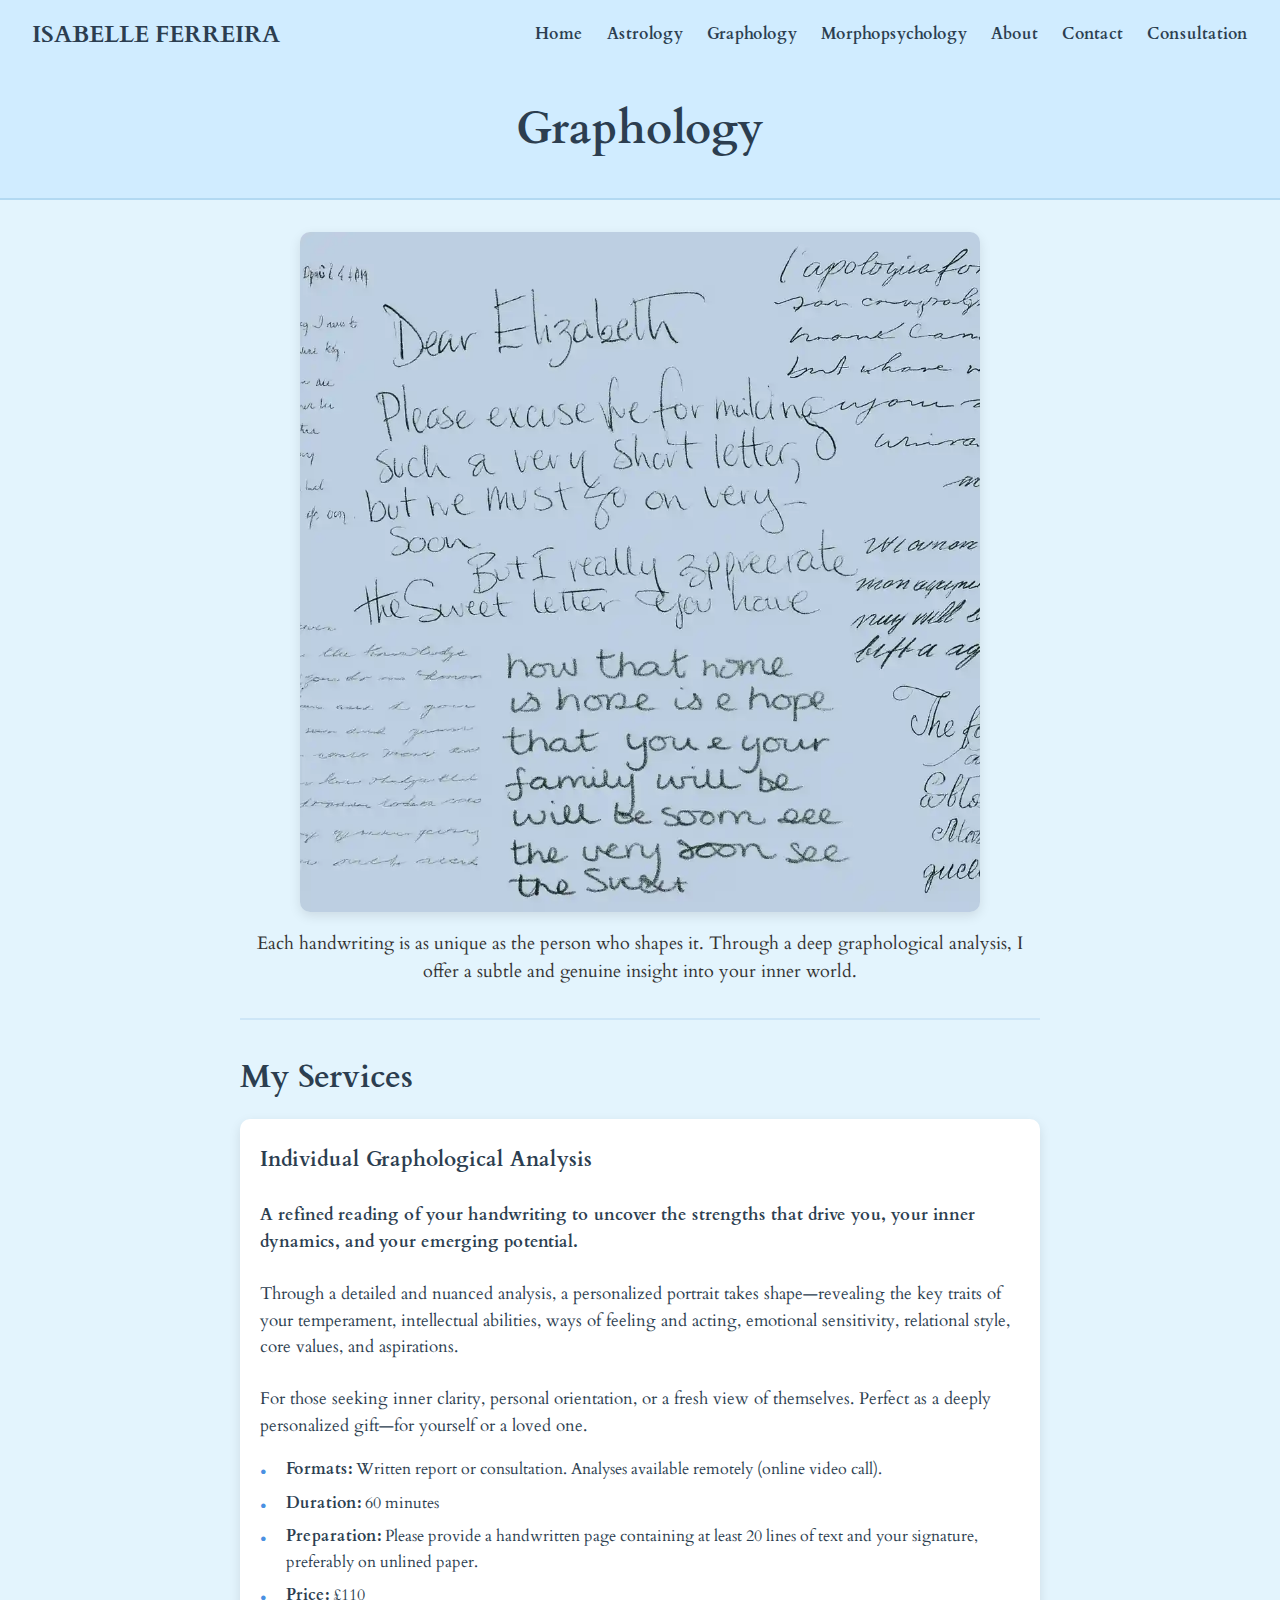
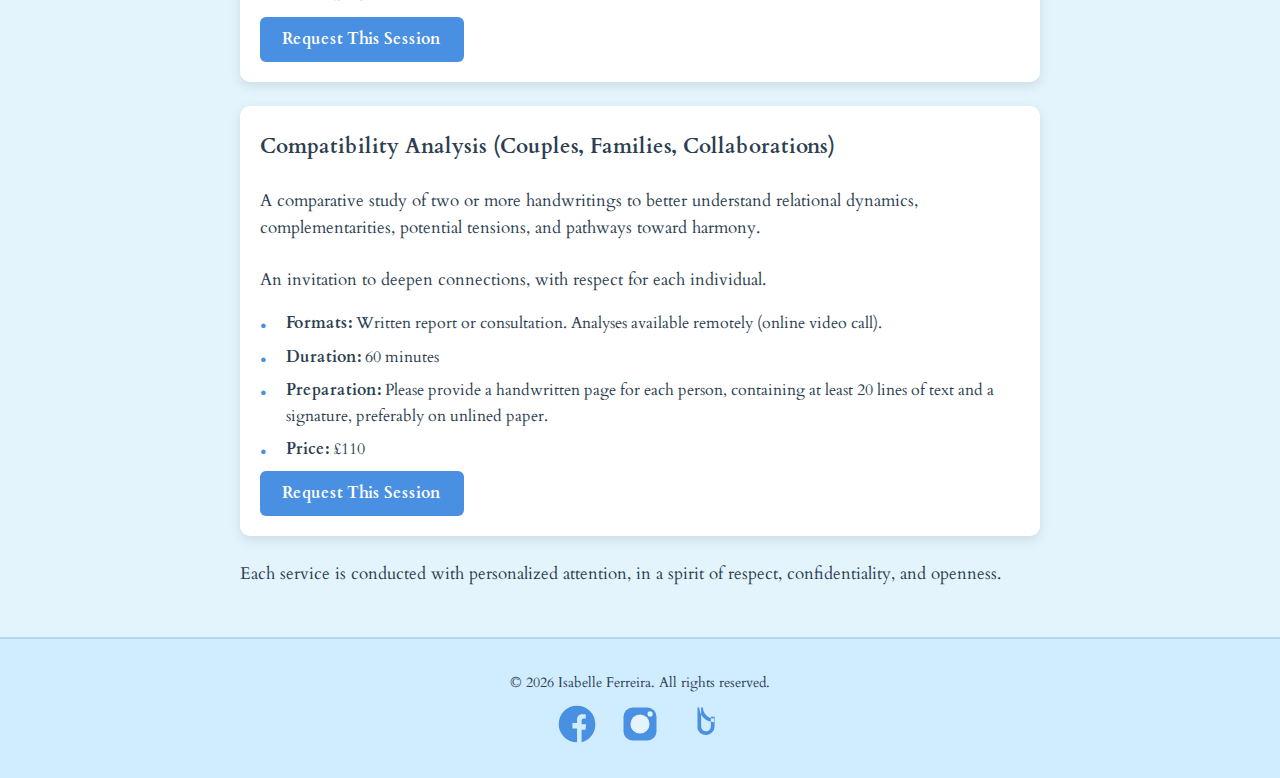
<file: graphologyconsultation.html>
<!DOCTYPE html><html lang="en"><head><meta charset="UTF-8"><meta name="viewport" content="width=device-width,initial-scale=1"><title>Graphology Consultations – ISABELLE FERREIRA</title><link href="https://fonts.googleapis.com/css2?family=Cardo:ital,wght@0,400;0,700;1,400&display=swap" rel="stylesheet"><link rel="stylesheet" href="styles.css"></head><body><header><nav class="responsive-menu"><div class="logo">ISABELLE FERREIRA</div><input type="checkbox" id="menu-toggle"> <label for="menu-toggle" class="menu-icon">&#9776;</label><ul class="menu"><li><a href="home.html">Home</a></li><li><a href="astrology.html">Astrology</a></li><li><a href="graphology.html">Graphology</a></li><li><a href="morphopsychology.html">Morphopsychology</a></li><li><a href="about.html">About</a></li><li><a href="contact.html">Contact</a></li><li><a href="consultation.html">Consultation</a></li></ul></nav><div class="hero-header"><h1>Graphology</h1></div></header><main class="page-main"><div class="consult-hero"><img src="graphology.webp" alt="Handwriting example" class="consult-hero-image"><p class="lead">Each handwriting is as unique as the person who shapes it. Through a deep graphological analysis, I offer a subtle and genuine insight into your inner world.</p></div><hr class="consult-divider" aria-hidden="true"><h2 class="page-title">My Services</h2><article class="consult-item"><h3 class="consult-item-title">Individual Graphological Analysis</h3><p><strong>A refined reading of your handwriting to uncover the strengths that drive you, your inner dynamics, and your emerging potential.</strong></p><p>Through a detailed and nuanced analysis, a personalized portrait takes shape—revealing the key traits of your temperament, intellectual abilities, ways of feeling and acting, emotional sensitivity, relational style, core values, and aspirations.</p><p>For those seeking inner clarity, personal orientation, or a fresh view of themselves. Perfect as a deeply personalized gift—for yourself or a loved one.</p><ul class="consult-meta"><li><strong>Formats:</strong> Written report or consultation. Analyses available remotely (online video call).</li><li><strong>Duration:</strong> 60 minutes</li><li><strong>Preparation:</strong> Please provide a handwritten page containing at least 20 lines of text and your signature, preferably on unlined paper.</li><li><strong>Price:</strong> £110</li></ul><a href="contact.html?topic=graphology-individual" class="more-info-btn">Request This Session</a></article><article class="consult-item"><h3 class="consult-item-title">Compatibility Analysis (Couples, Families, Collaborations)</h3><p>A comparative study of two or more handwritings to better understand relational dynamics, complementarities, potential tensions, and pathways toward harmony.</p><p>An invitation to deepen connections, with respect for each individual.</p><ul class="consult-meta"><li><strong>Formats:</strong> Written report or consultation. Analyses available remotely (online video call).</li><li><strong>Duration:</strong> 60 minutes</li><li><strong>Preparation:</strong> Please provide a handwritten page for each person, containing at least 20 lines of text and a signature, preferably on unlined paper.</li><li><strong>Price:</strong> £110</li></ul><a href="contact.html?topic=graphology-compatibility" class="more-info-btn">Request This Session</a></article><p style="margin-top:1.5em">Each service is conducted with personalized attention, in a spirit of respect, confidentiality, and openness.</p></main><footer class="site-footer"><div class="footer-content"><p>© <span id="year"></span> Isabelle Ferreira. All rights reserved.</p><div class="social-links"><a href="https://facebook.com" class="social-link" target="_blank" aria-label="Facebook"><svg class="icon" viewBox="0 0 24 24"><path d="M22 12A10 10 0 1 0 12 22V14.5H9.5v-3H12V9.8c0-2 1.1-3.1 3-3.1.9 0 1.8.1 1.8.1v2.2h-1c-1 0-1.3.6-1.3 1.3v1.9H17l-.4 3H14.5V22A10 10 0 0 0 22 12Z"/></svg> </a><a href="https://instagram.com" class="social-link" target="_blank" aria-label="Instagram"><svg class="icon" viewBox="0 0 24 24"><rect x="3" y="3" width="18" height="18" rx="5" ry="5"/><circle cx="12" cy="12" r="5.2" fill="#e3f4fd"/><circle cx="17.5" cy="6.5" r="1.4" fill="#e3f4fd"/></svg> </a><a href="https://tiktok.com" class="social-link" target="_blank" aria-label="TikTok"><svg class="icon" viewBox="0 0 24 24"><path d="M9 3h3a6 6 0 0 0 6 6v2a8 8 0 0 1-8-8H9v11.4A4.6 4.6 0 0 0 13.6 18 4.6 4.6 0 0 0 18.3 13.4V8h-2v5.4A2.6 2.6 0 0 1 13.6 16 2.6 2.6 0 0 1 11 13.4V3Z"/></svg></a></div></div></footer><script>document.getElementById("year").textContent=(new Date).getFullYear()</script></body></html>
</file>
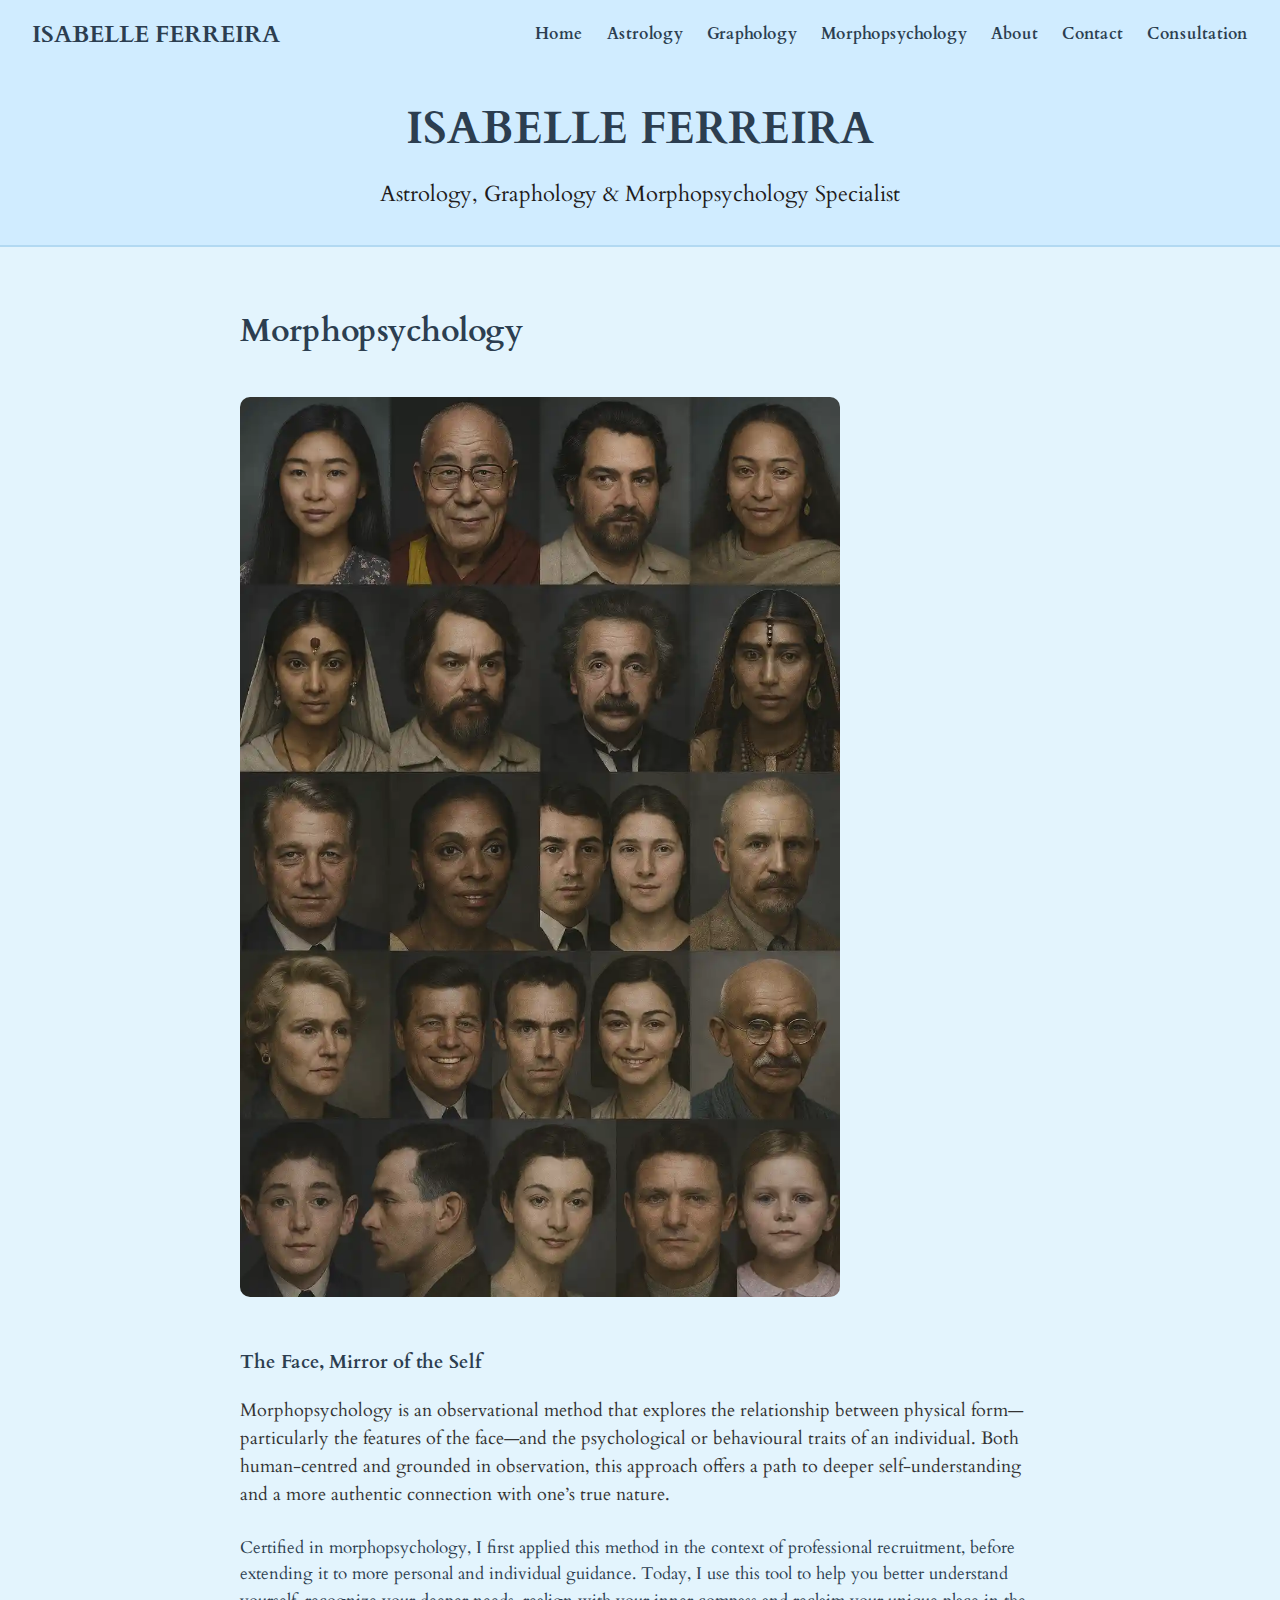
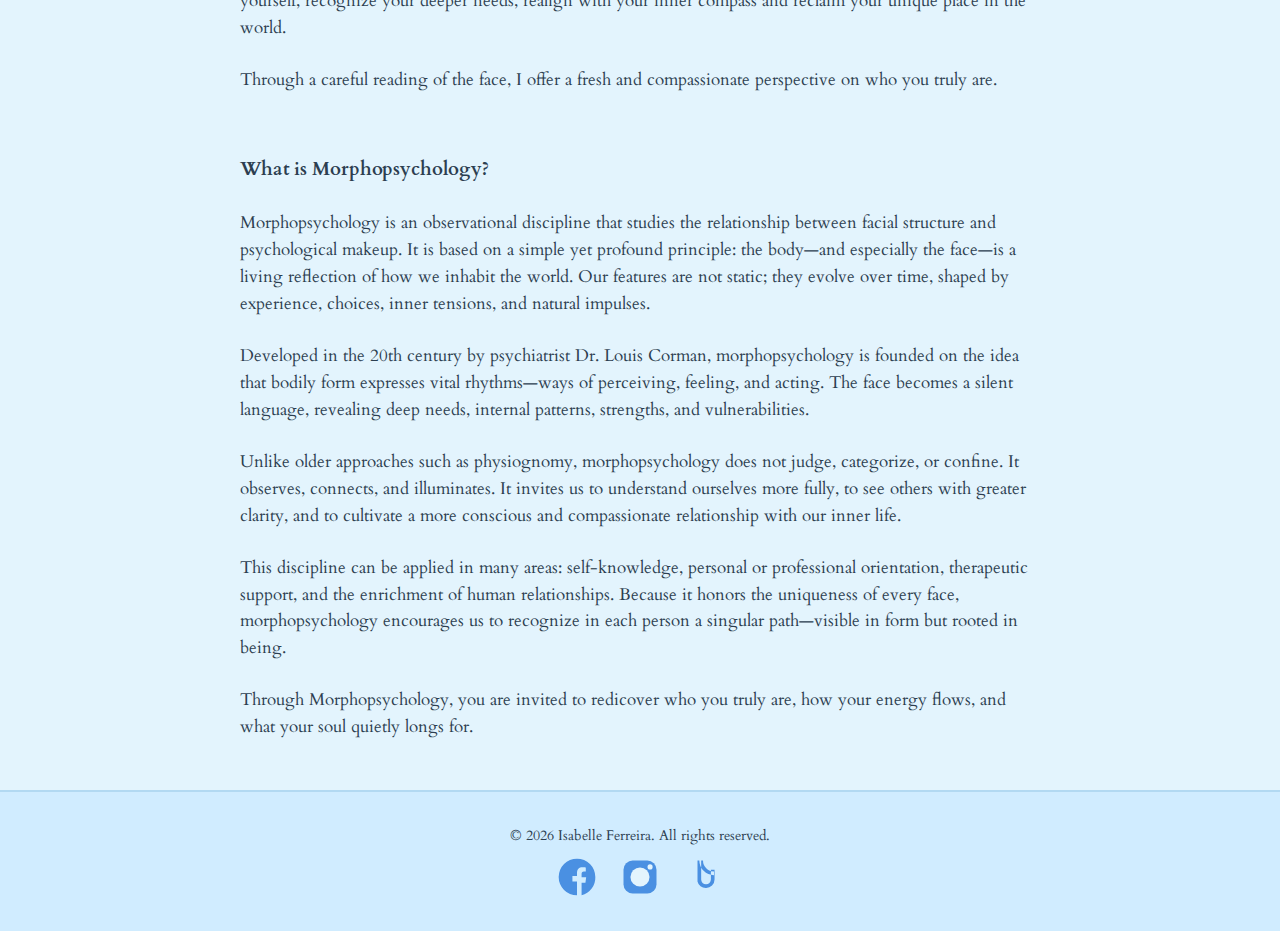
<file: morphopsychology.html>
<!DOCTYPE html><html lang="en"><head><meta charset="UTF-8"><meta name="viewport" content="width=device-width,initial-scale=1"><title>Morphopsychology – ISABELLE FERREIRA</title><link href="https://fonts.googleapis.com/css2?family=Cardo:ital,wght@0,400;0,700;1,400&display=swap" rel="stylesheet"><link rel="stylesheet" href="styles.css"></head><body><header><nav class="responsive-menu"><div class="logo">ISABELLE FERREIRA</div><input type="checkbox" id="menu-toggle"> <label for="menu-toggle" class="menu-icon">&#9776;</label><ul class="menu"><li><a href="index.html">Home</a></li><li><a href="astrology.html">Astrology</a></li><li><a href="graphology.html">Graphology</a></li><li><a href="morphopsychology.html">Morphopsychology</a></li><li><a href="about.html">About</a></li><li><a href="contact.html">Contact</a></li><li><a href="consultation.html">Consultation</a></li></ul></nav><div class="hero-header"><h1>ISABELLE FERREIRA</h1><h2>Astrology, Graphology & Morphopsychology Specialist</h2></div></header><main class="page-main"><h2 class="page-title">Morphopsychology</h2><img src="morphopsychology.webp" alt="Facial Analysis" class="page-image"><br><h3>The Face, Mirror of the Self</h3><p class="lead">Morphopsychology is an observational method that explores the relationship between physical form—particularly the features of the face—and the psychological or behavioural traits of an individual. Both human-centred and grounded in observation, this approach offers a path to deeper self-understanding and a more authentic connection with one’s true nature.</p><p>Certified in morphopsychology, I first applied this method in the context of professional recruitment, before extending it to more personal and individual guidance. Today, I use this tool to help you better understand yourself, recognize your deeper needs, realign with your inner compass and reclaim your unique place in the world.</p><p>Through a careful reading of the face, I offer a fresh and compassionate perspective on who you truly are.</p><br><h3>What is Morphopsychology?</h3><p>Morphopsychology is an observational discipline that studies the relationship between facial structure and psychological makeup. It is based on a simple yet profound principle: the body—and especially the face—is a living reflection of how we inhabit the world. Our features are not static; they evolve over time, shaped by experience, choices, inner tensions, and natural impulses.</p><p>Developed in the 20th century by psychiatrist Dr. Louis Corman, morphopsychology is founded on the idea that bodily form expresses vital rhythms—ways of perceiving, feeling, and acting. The face becomes a silent language, revealing deep needs, internal patterns, strengths, and vulnerabilities.</p><p>Unlike older approaches such as physiognomy, morphopsychology does not judge, categorize, or confine. It observes, connects, and illuminates. It invites us to understand ourselves more fully, to see others with greater clarity, and to cultivate a more conscious and compassionate relationship with our inner life.</p><p>This discipline can be applied in many areas: self-knowledge, personal or professional orientation, therapeutic support, and the enrichment of human relationships. Because it honors the uniqueness of every face, morphopsychology encourages us to recognize in each person a singular path—visible in form but rooted in being.</p><p>Through Morphopsychology, you are invited to redicover who you truly are, how your energy flows, and what your soul quietly longs for.</p></main></body><footer class="site-footer"><div class="footer-content"><p>© <span id="year"></span> Isabelle Ferreira. All rights reserved.</p><div class="social-links"><a href="https://facebook.com" class="social-link" target="_blank" aria-label="Facebook"><svg class="icon" viewBox="0 0 24 24"><path d="M22 12A10 10 0 1 0 12 22V14.5H9.5v-3H12V9.8c0-2 1.1-3.1 3-3.1.9 0 1.8.1 1.8.1v2.2h-1c-1 0-1.3.6-1.3 1.3v1.9H17l-.4 3H14.5V22A10 10 0 0 0 22 12Z"/></svg> </a><a href="https://instagram.com" class="social-link" target="_blank" aria-label="Instagram"><svg class="icon" viewBox="0 0 24 24"><rect x="3" y="3" width="18" height="18" rx="5" ry="5"/><circle cx="12" cy="12" r="5.2" fill="#e3f4fd"/><circle cx="17.5" cy="6.5" r="1.4" fill="#e3f4fd"/></svg> </a><a href="https://tiktok.com" class="social-link" target="_blank" aria-label="TikTok"><svg class="icon" viewBox="0 0 24 24"><path d="M9 3h3a6 6 0 0 0 6 6v2a8 8 0 0 1-8-8H9v11.4A4.6 4.6 0 0 0 13.6 18 4.6 4.6 0 0 0 18.3 13.4V8h-2v5.4A2.6 2.6 0 0 1 13.6 16 2.6 2.6 0 0 1 11 13.4V3Z"/></svg></a></div></div></footer><script>document.getElementById("year").textContent=(new Date).getFullYear()</script></html>
</file>
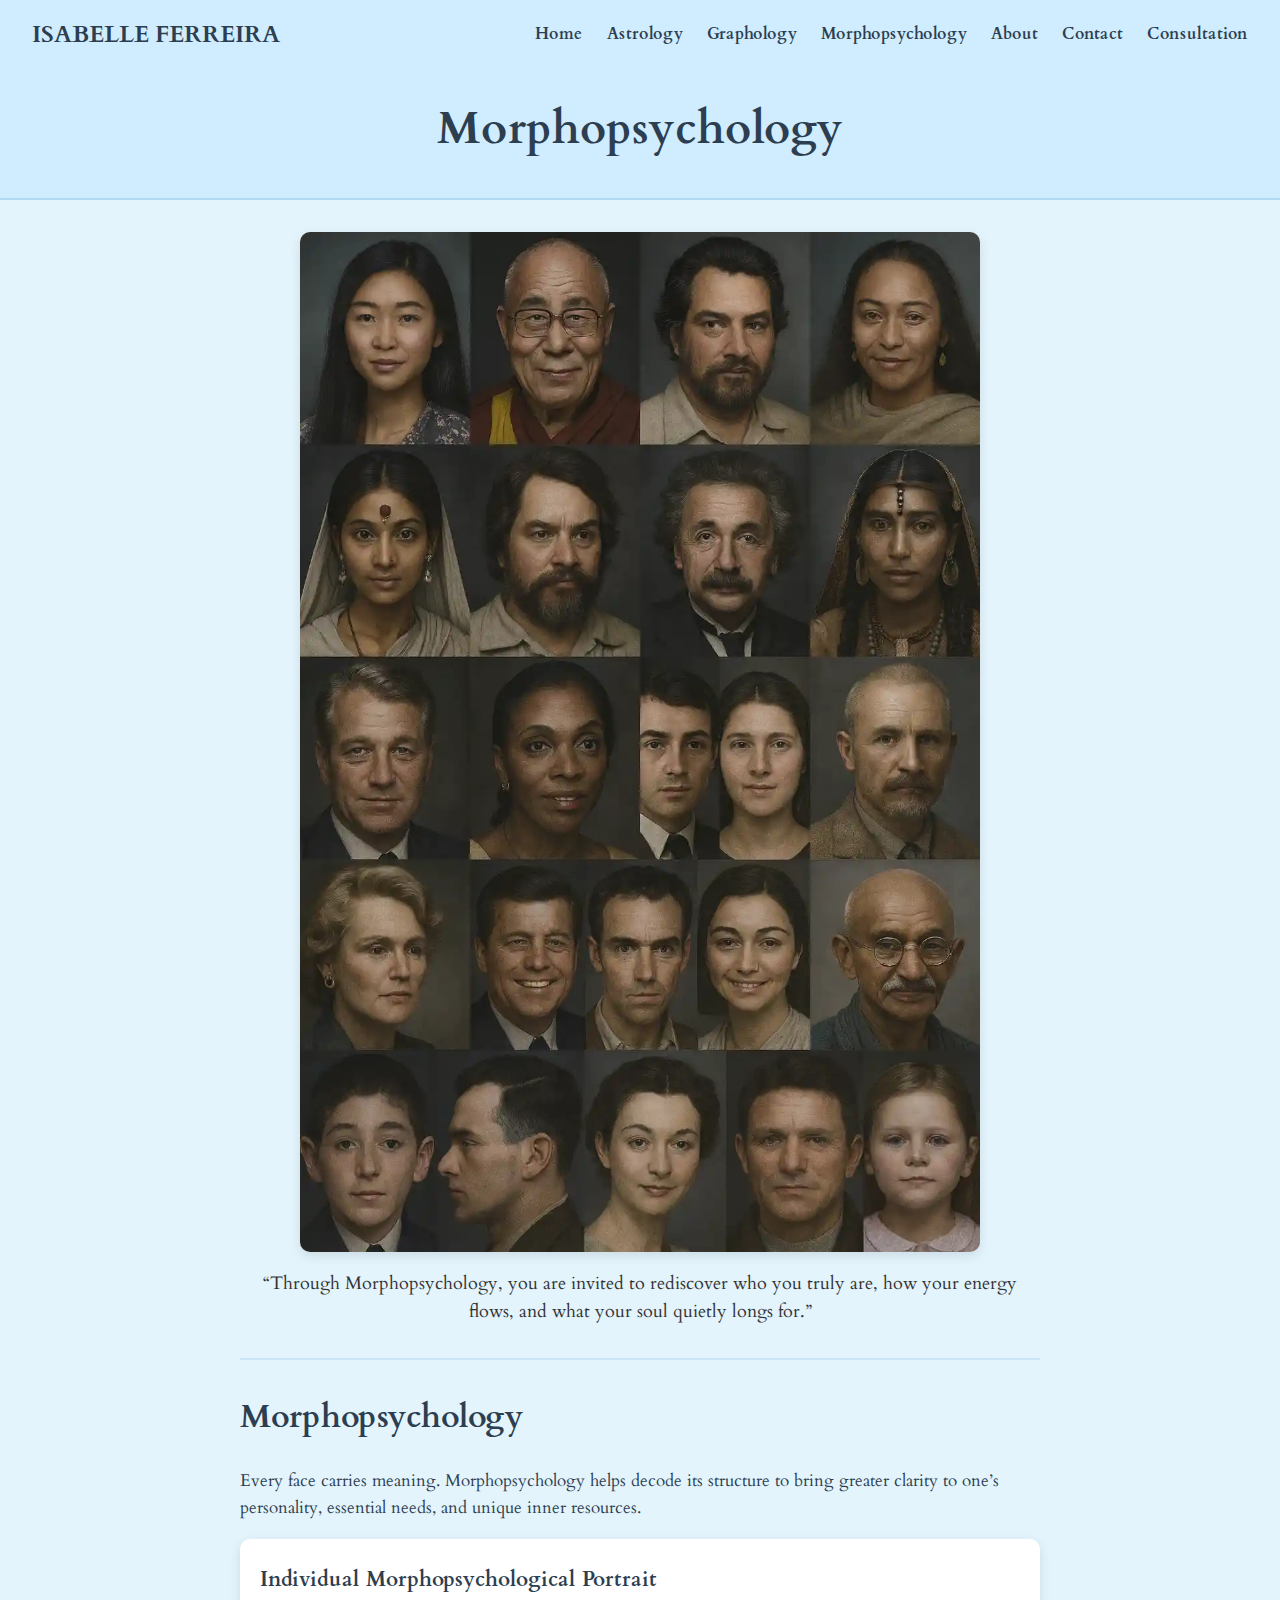
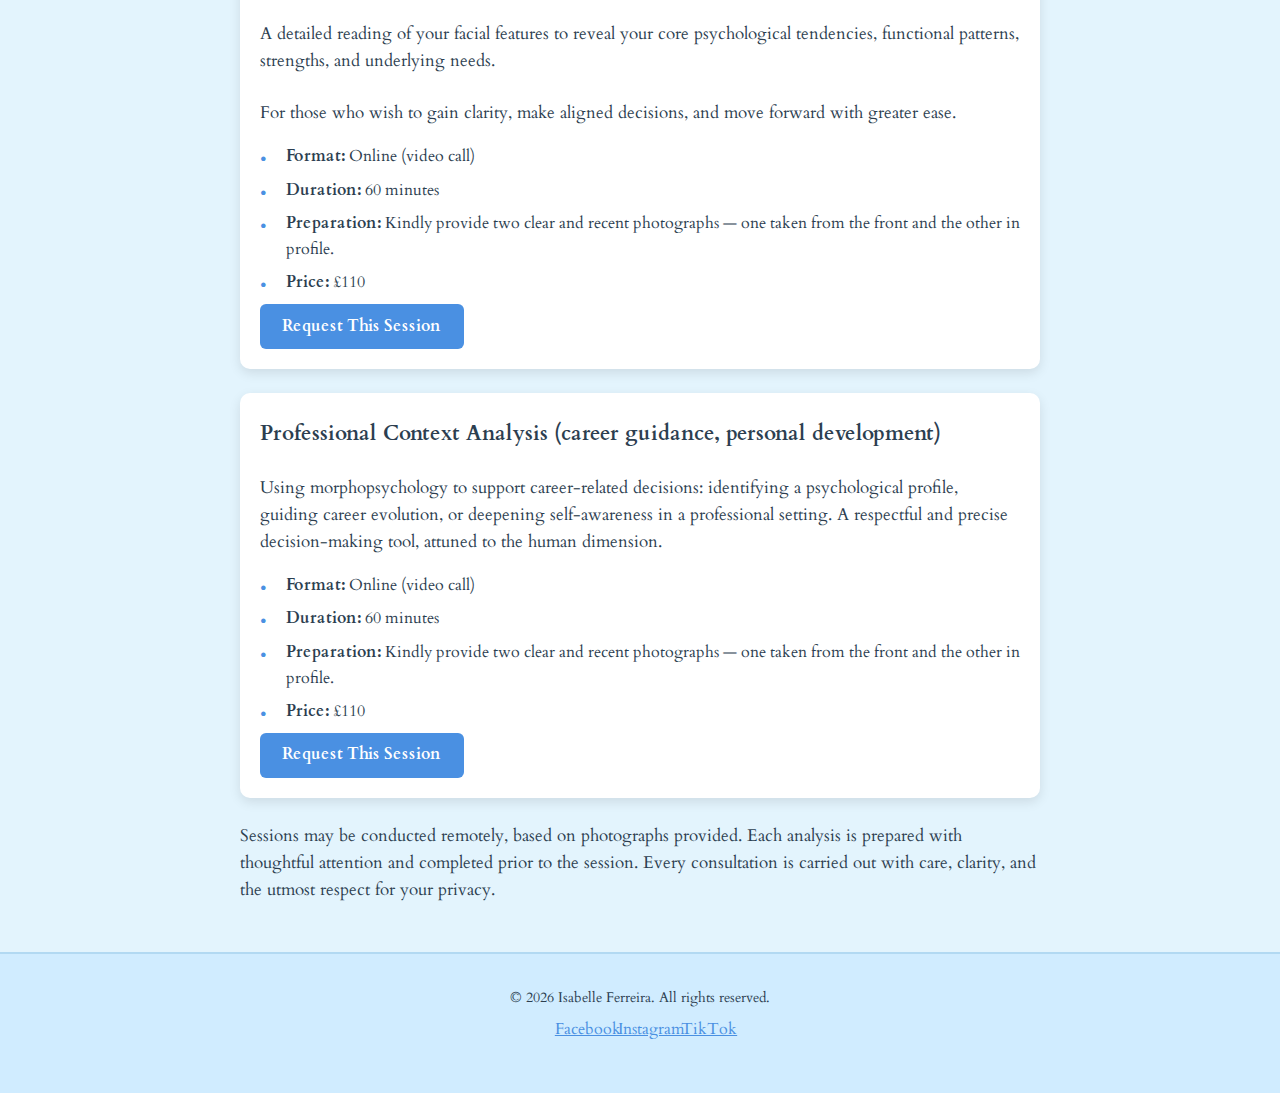
<file: morphopsychologyconsultation.html>
<!DOCTYPE html><html lang="en"><head><meta charset="UTF-8"><meta name="viewport" content="width=device-width,initial-scale=1"><meta name="description" content="Holistic astrology, graphology, and morphopsychology consultations with Isabelle Ferreira for insight and guidance."><title>Morphopsychology Consultations – ISABELLE FERREIRA</title><link href="https://fonts.googleapis.com/css2?family=Cardo:ital,wght@0,400;0,700;1,400&display=swap" rel="stylesheet"><link rel="stylesheet" href="styles.css"></head><body><header><nav class="responsive-menu"><div class="logo">ISABELLE FERREIRA</div><input type="checkbox" id="menu-toggle"> <label for="menu-toggle" class="menu-icon" aria-label="Toggle menu"><span></span><span></span><span></span></label><ul class="menu"><li><a href="index.html">Home</a></li><li><a href="astrology.html">Astrology</a></li><li><a href="graphology.html">Graphology</a></li><li><a href="morphopsychology.html">Morphopsychology</a></li><li><a href="about.html">About</a></li><li><a href="contact.html">Contact</a></li><li><a href="consultation.html">Consultation</a></li></ul></nav><div class="hero-header"><h1>Morphopsychology</h1></div></header><main class="page-main"><div class="consult-hero"><img src="morphopsychology.webp" alt="Faces and features" class="consult-hero-image"><p class="lead">“Through Morphopsychology, you are invited to rediscover who you truly are, how your energy flows, and what your soul quietly longs for.”</p></div><hr class="consult-divider" aria-hidden="true"><h2 class="page-title">Morphopsychology</h2><p>Every face carries meaning. Morphopsychology helps decode its structure to bring greater clarity to one’s personality, essential needs, and unique inner resources.</p><article class="consult-item"><h3 class="consult-item-title">Individual Morphopsychological Portrait</h3><p>A detailed reading of your facial features to reveal your core psychological tendencies, functional patterns, strengths, and underlying needs.</p><p>For those who wish to gain clarity, make aligned decisions, and move forward with greater ease.</p><ul class="consult-meta"><li><strong>Format:</strong> Online (video call)</li><li><strong>Duration:</strong> 60 minutes</li><li><strong>Preparation:</strong> Kindly provide two clear and recent photographs — one taken from the front and the other in profile.</li><li><strong>Price:</strong> £110</li></ul><a href="contact.html?topic=morphopsychology-portrait" class="more-info-btn">Request This Session</a></article><article class="consult-item"><h3 class="consult-item-title">Professional Context Analysis (career guidance, personal development)</h3><p>Using morphopsychology to support career-related decisions: identifying a psychological profile, guiding career evolution, or deepening self-awareness in a professional setting. A respectful and precise decision-making tool, attuned to the human dimension.</p><ul class="consult-meta"><li><strong>Format:</strong> Online (video call)</li><li><strong>Duration:</strong> 60 minutes</li><li><strong>Preparation:</strong> Kindly provide two clear and recent photographs — one taken from the front and the other in profile.</li><li><strong>Price:</strong> £110</li></ul><a href="contact.html?topic=morphopsychology-professional" class="more-info-btn">Request This Session</a></article><p style="margin-top:1.5em">Sessions may be conducted remotely, based on photographs provided. Each analysis is prepared with thoughtful attention and completed prior to the session. Every consultation is carried out with care, clarity, and the utmost respect for your privacy.</p></main><footer class="site-footer"><div class="footer-content"><p>© <span id="year"></span> Isabelle Ferreira. All rights reserved.</p><div class="social-links"><a href="https://facebook.com" class="social-link" target="_blank" aria-label="Facebook"><svg class="icon" viewBox="0 0 24 24"><path d="M22 12A10 10 0 1 0 12 22V14.5H9.5v-3H12V9.8c0-2 1.1-3.1 3-3.1.9 0 1.8.1 1.8.1v2.2h-1c-1 0-1.3.6-1.3 1.3v1.9H17l-.4 3H14.5V22A10 10 0 0 0 22 12Z"/></svg><span class="sr-only">Facebook</span> </a><a href="https://instagram.com" class="social-link" target="_blank" aria-label="Instagram"><svg class="icon" viewBox="0 0 24 24"><rect x="3" y="3" width="18" height="18" rx="5" ry="5"/><circle cx="12" cy="12" r="5.2" fill="#e3f4fd"/><circle cx="17.5" cy="6.5" r="1.4" fill="#e3f4fd"/></svg><span class="sr-only">Instagram</span> </a><a href="https://tiktok.com" class="social-link" target="_blank" aria-label="TikTok"><svg class="icon" viewBox="0 0 24 24"><path d="M9 3h3a6 6 0 0 0 6 6v2a8 8 0 0 1-8-8H9v11.4A4.6 4.6 0 0 0 13.6 18 4.6 4.6 0 0 0 18.3 13.4V8h-2v5.4A2.6 2.6 0 0 1 13.6 16 2.6 2.6 0 0 1 11 13.4V3Z"/></svg><span class="sr-only">TikTok</span></a></div></div></footer><script>document.getElementById("year").textContent=(new Date).getFullYear()</script></body></html>
</file>
<file: styles.css>
@import url(https://fonts.googleapis.com/css2?family=Cardo:ital,wght@0,400;0,700;1,400&display=swap);:root{--clr-bg:#e3f4fd;--clr-header-bg:#d0ecff;--clr-header-border:#b2d9f2;--clr-text:#2c3e50;--clr-muted:#1f1c1c;--clr-accent:#4a90e2;--clr-accent-hover:#3a78c3;--clr-link-hover:#145abf;--clr-card-shadow:rgba(0, 0, 0, 0.10);--clr-card-shadow-lg:rgba(0, 0, 0, 0.15);--clr-modal-shadow:rgba(0, 0, 0, 0.20);--clr-border-light:#cde6f7;--clr-white:#ffffff;--radius-lg:14px;--radius-md:10px;--radius-sm:6px;--icon-size:44px}body,html{height:100%;margin:0}body{display:flex;flex-direction:column;font-family:Cardo,serif;background:var(--clr-bg);color:var(--clr-text);line-height:1.6}header{background:var(--clr-header-bg);border-bottom:2px solid var(--clr-header-border)}.hero-header{text-align:center;padding:1.5em 0 2em}.hero-header h1{margin:0;font-size:2.8rem}.hero-header h2{margin:.5em 0 0;font-weight:400;font-size:1.4rem;color:var(--clr-muted)}.responsive-menu{display:flex;flex-wrap:wrap;justify-content:space-between;align-items:center;padding:1em 2em;background:var(--clr-header-bg)}.responsive-menu .logo{font-size:1.5rem;font-weight:700}.responsive-menu .menu{list-style:none;display:flex;gap:1.5em;margin:0;padding:0}.responsive-menu a{text-decoration:none;color:var(--clr-text);font-weight:700}.menu-icon{display:none;font-size:1.8rem;cursor:pointer}#menu-toggle{display:none}@media(max-width:768px){.responsive-menu{flex-direction:column;align-items:flex-start}.menu-icon{display:block;margin-left:auto}.responsive-menu .menu{display:none;flex-direction:column;width:100%;margin-top:1em}#menu-toggle:checked+.menu-icon+.menu{display:flex}}.intro{text-align:center;max-width:700px;margin:2em auto;padding:0 1em;font-size:1.1rem}.sections{display:flex;flex-wrap:wrap;justify-content:center;gap:1.5em;padding:2em}.box{background:var(--clr-white);border-radius:var(--radius-md);width:300px;padding:1em;text-align:center;box-shadow:0 4px 12px var(--clr-card-shadow);cursor:pointer;transition:transform .25s,box-shadow .25s}.box:hover{transform:translateY(-4px);box-shadow:0 6px 16px var(--clr-card-shadow-lg)}.box img{width:100%;height:200px;object-fit:cover;border-radius:var(--radius-md)}.box h3{margin-top:.8em;font-size:1.3rem;color:#333}.about-section.split{display:flex;align-items:stretch;gap:0;padding:0!important;background:0 0!important}.about-section.split::before{content:none!important}.about-portrait-card{flex:0 0 320px;max-width:320px;display:flex;align-items:center;justify-content:center;margin:0}.about-portrait{display:block;width:100%;max-width:320px;height:auto;margin:0 auto;border-radius:var(--radius-md);box-sizing:border-box}.h-portrait{display:block;width:100%;max-width:320px;height:auto;box-sizing:border-box}.about-text-panel{position:relative;flex:1 1 auto;min-height:320px;overflow:hidden;display:flex;align-items:center}.about-text-panel::before{content:"";position:absolute;inset:0;background:url('background.webp') center/cover no-repeat;z-index:0}.about-text-panel::after{content:"";position:absolute;inset:0;background:rgba(0,12,32,.35);z-index:0}.about-text{position:relative;z-index:1;color:var(--clr-white);padding:2rem}.about-text h3{margin:0 0 .5em;font-size:1.8rem}.about-text p{margin:.8em 0 1em;font-size:1.05rem}.about-section .more-info-btn,.about-section .more-info-btn:visited{color:var(--clr-white)}@media (max-width:720px){.about-section.split{flex-direction:column;text-align:center}.about-portrait-card{flex:none;width:100%;max-width:none;padding-block:1rem;justify-content:center}.about-portrait{max-width:220px;margin-inline:auto}.about-text{padding:1.25rem}}.banner-wrap{width:100vw;margin-left:calc(50% - 50vw);margin-right:calc(50% - 50vw)}.banner-image{display:block;width:100%;height:auto;opacity:.6;border-radius:0}.modal{display:none;position:fixed;inset:0;background:rgba(0,0,0,.6);justify-content:center;align-items:center;z-index:1000;animation:.3s fadeIn}@keyframes fadeIn{from{opacity:0}to{opacity:1}}.modal-content{background:var(--clr-header-bg);border-radius:var(--radius-lg);width:90%;max-width:520px;text-align:center;box-shadow:0 10px 25px var(--clr-modal-shadow);position:relative;animation:.3s slideUp}@keyframes slideUp{from{transform:translateY(20px);opacity:0}to{transform:translateY(0);opacity:1}}.modal-content img{width:100%;border-radius:var(--radius-md);margin-bottom:1em}.modal-content h3{margin:.5em 0;font-size:1.5rem;color:var(--clr-text)}.modal-content p{font-size:1.05rem;color:#444;margin:1em 0}.modal-subtitle{font-size:1.05rem;color:var(--clr-muted);margin-bottom:.4em}.more-info-btn{display:inline-block;padding:.6em 1.4em;background:var(--clr-accent);color:var(--clr-white);border-radius:var(--radius-sm);font-weight:700;text-decoration:none;transition:background .3s}.more-info-btn:hover{background:var(--clr-accent-hover)}.close{position:absolute;top:.8em;right:1em;font-size:1.8rem;color:#999;cursor:pointer;transition:color .2s}.close:hover{color:#333}.modal{padding:1rem}.modal-content{max-height:90vh;max-height:90svh;overflow:auto;padding:1em}#modal-img{width:100%;height:auto;max-height:60vh;max-height:60svh;object-fit:contain}#modal-description{white-space:pre-line}.page-main{flex:1;padding:2em;max-width:800px;margin:0 auto}.page-title{font-size:2rem;color:var(--clr-text);margin-bottom:.5em}.lead{font-size:1.1rem;color:#333;margin-bottom:1em}.page-image{width:100%;max-width:600px;border-radius:var(--radius-md);margin:1.5em 0}.page-main p:not(.lead){font-size:1.05rem;margin-top:1.5em}.service-grid{display:grid;display:grid;gap:2rem;grid-template-columns:1fr}@media(min-width:900px){.service-grid{grid-template-columns:1fr}}.service-card{background:var(--clr-white);border-radius:var(--radius-md);padding:1.25em;box-shadow:0 4px 12px var(--clr-card-shadow)}.service-title{margin:0 0 .6em;font-size:1.3rem;color:var(--clr-text)}.service-image{width:100%;height:600px;object-fit:cover;border-radius:var(--radius-md);margin:.6em 0 1em}.contact-section{flex:1;padding:2em;max-width:600px;margin:2em auto;background:var(--clr-header-bg);border-radius:var(--radius-md)}.contact-section .lead{margin-bottom:1em;font-size:1.1rem}.contact-form{display:flex;flex-direction:column;gap:1em}.contact-form input,.contact-form textarea{padding:.8em;border:1px solid #ccc;border-radius:var(--radius-md);font-size:1rem;font-family:inherit}.contact-form button{padding:.7em;background:var(--clr-accent);color:var(--clr-white);border:none;border-radius:var(--radius-md);font-weight:700;font-size:1rem;cursor:pointer;transition:background .3s}.contact-form button:hover{background:var(--clr-accent-hover)}.site-footer{background:var(--clr-header-bg);padding:2em 1em;text-align:center;border-top:2px solid var(--clr-header-border);margin-top:auto}.footer-content p{margin:0 0 .5em;font-size:.9rem;color:var(--clr-text)}.social-links{display:flex;justify-content:center;gap:1.2em;margin-top:.5em}.social-link{display:inline-flex;width:var(--icon-size);height:var(--icon-size);color:var(--clr-accent);transition:transform .2s,color .2s}.social-link:hover{transform:scale(1.2);color:var(--clr-accent-hover)}.icon{width:100%;height:100%;fill:currentColor}.social-link.instagram .icon,.social-link.tiktok .icon{transform:scaleX(-1)}.hidden{display:none}.astrology-page{background:url('astrobackground.png') center/cover no-repeat fixed;position:relative;isolation:isolate}.astrology-page::before{content:"";position:fixed;inset:0;background:rgba(0,12,32,.5);z-index:-1}.astrology-page .page-main,.astrology-page .page-main h1,.astrology-page .page-main h2,.astrology-page .page-main li,.astrology-page .page-main p{color:var(--clr-white)}.consult-hero{text-align:center;margin-bottom:1.5em}.consult-hero-image{width:100%;max-width:680px;height:auto;border-radius:var(--radius-md);box-shadow:0 4px 12px var(--clr-card-shadow);margin:0 auto 1em;display:block}.consult-divider{border:0;border-top:2px solid var(--clr-border-light);margin:2em 0}.consult-item{background:var(--clr-white);border-radius:var(--radius-md);padding:1.25em;box-shadow:0 4px 12px var(--clr-card-shadow);margin-bottom:1.5em}.consult-item-title{margin:.2em 0 .6em;font-size:1.3rem;color:var(--clr-text)}.consult-meta{list-style:none;padding-left:0;margin:1em 0 0}.consult-meta li{position:relative;padding-left:1.6em;margin-bottom:.5em}.consult-meta li::before{content:"•";position:absolute;left:0;top:.05em;font-size:1.2rem;color:var(--clr-accent)}.graphology-page{background:url('writing.webp') center/cover no-repeat fixed;position:relative;isolation:isolate}.graphology-page::before{content:"";position:fixed;inset:0;background:rgba(0,12,32,.45);z-index:-1}.graphology-page .page-main,.graphology-page .page-main h1,.graphology-page .page-main h2,.graphology-page .page-main h3,.graphology-page .page-main li,.graphology-page .page-main p{color:var(--clr-white)}.graphology-page .service-card{background:rgba(255,255,255,.9)}@media (max-width:768px){.graphology-page{background-attachment:scroll;background-size:380% auto;background-position:center top}}
</file>
